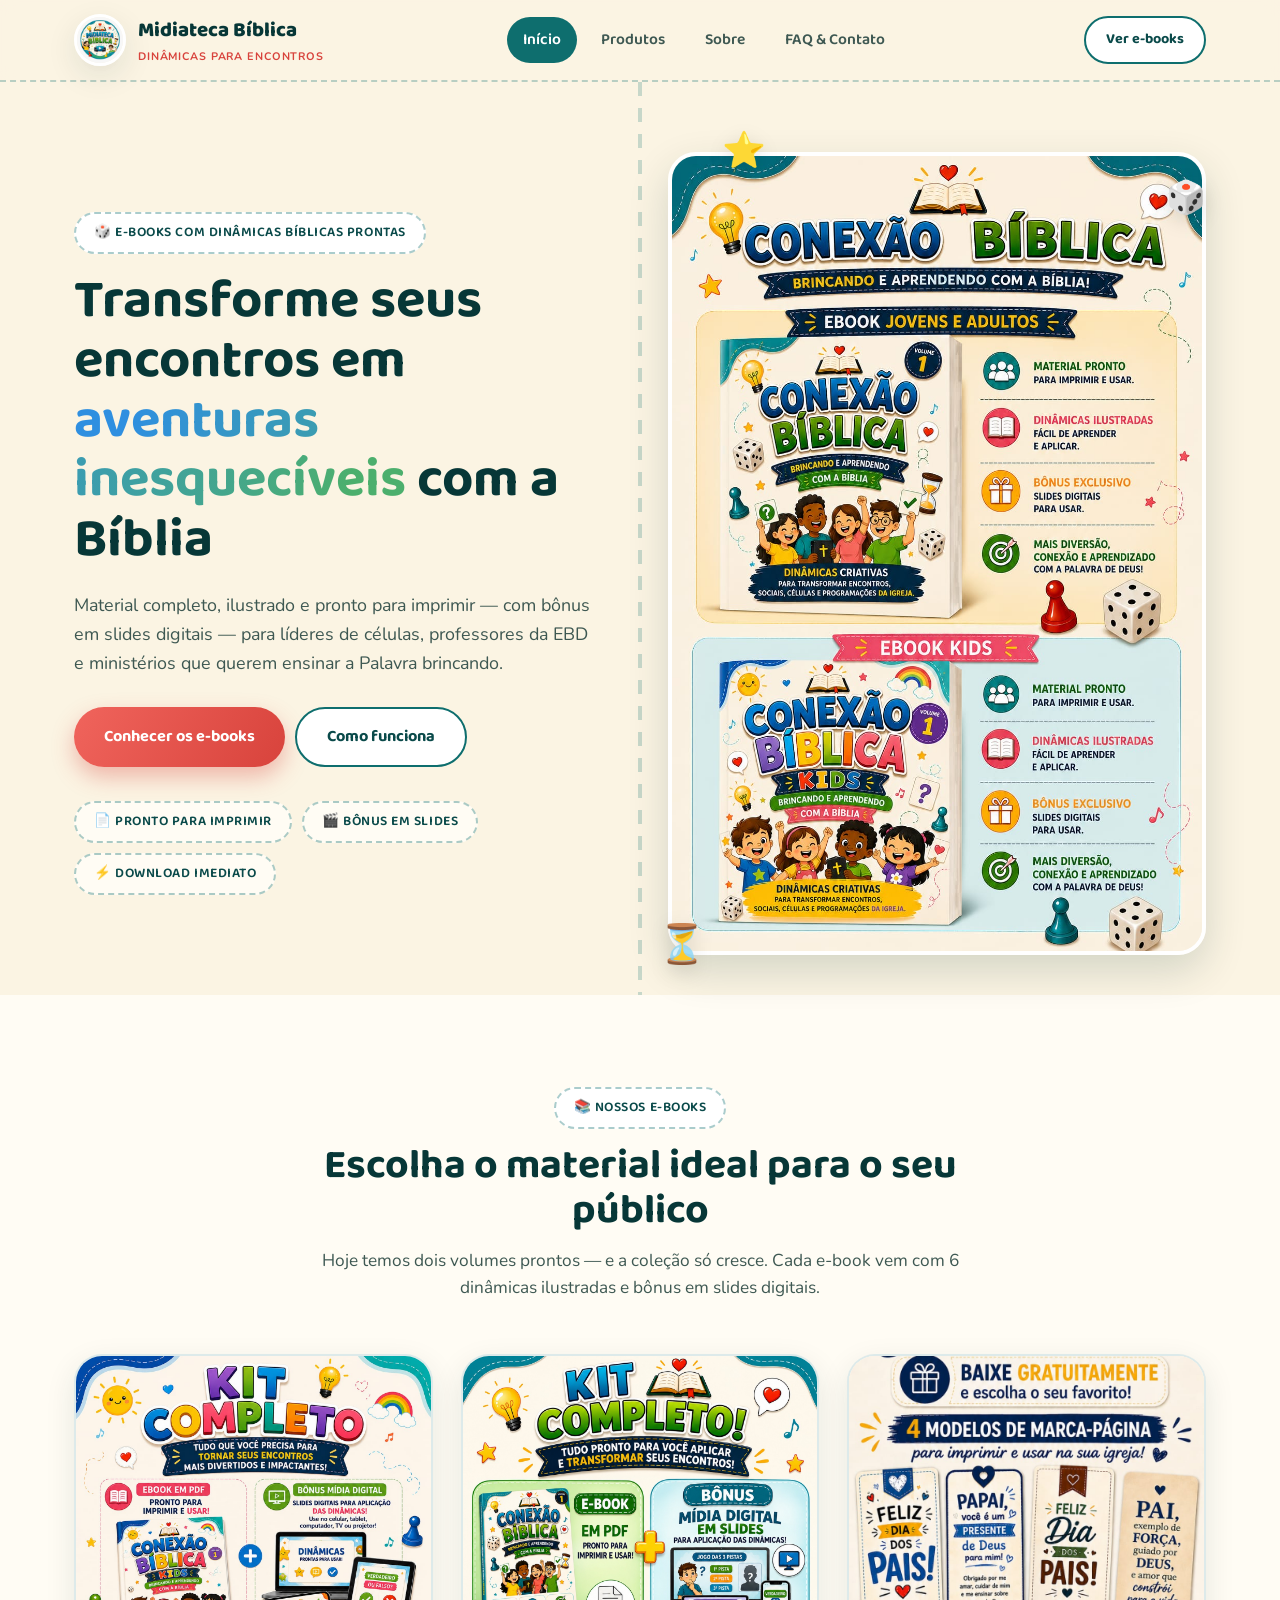
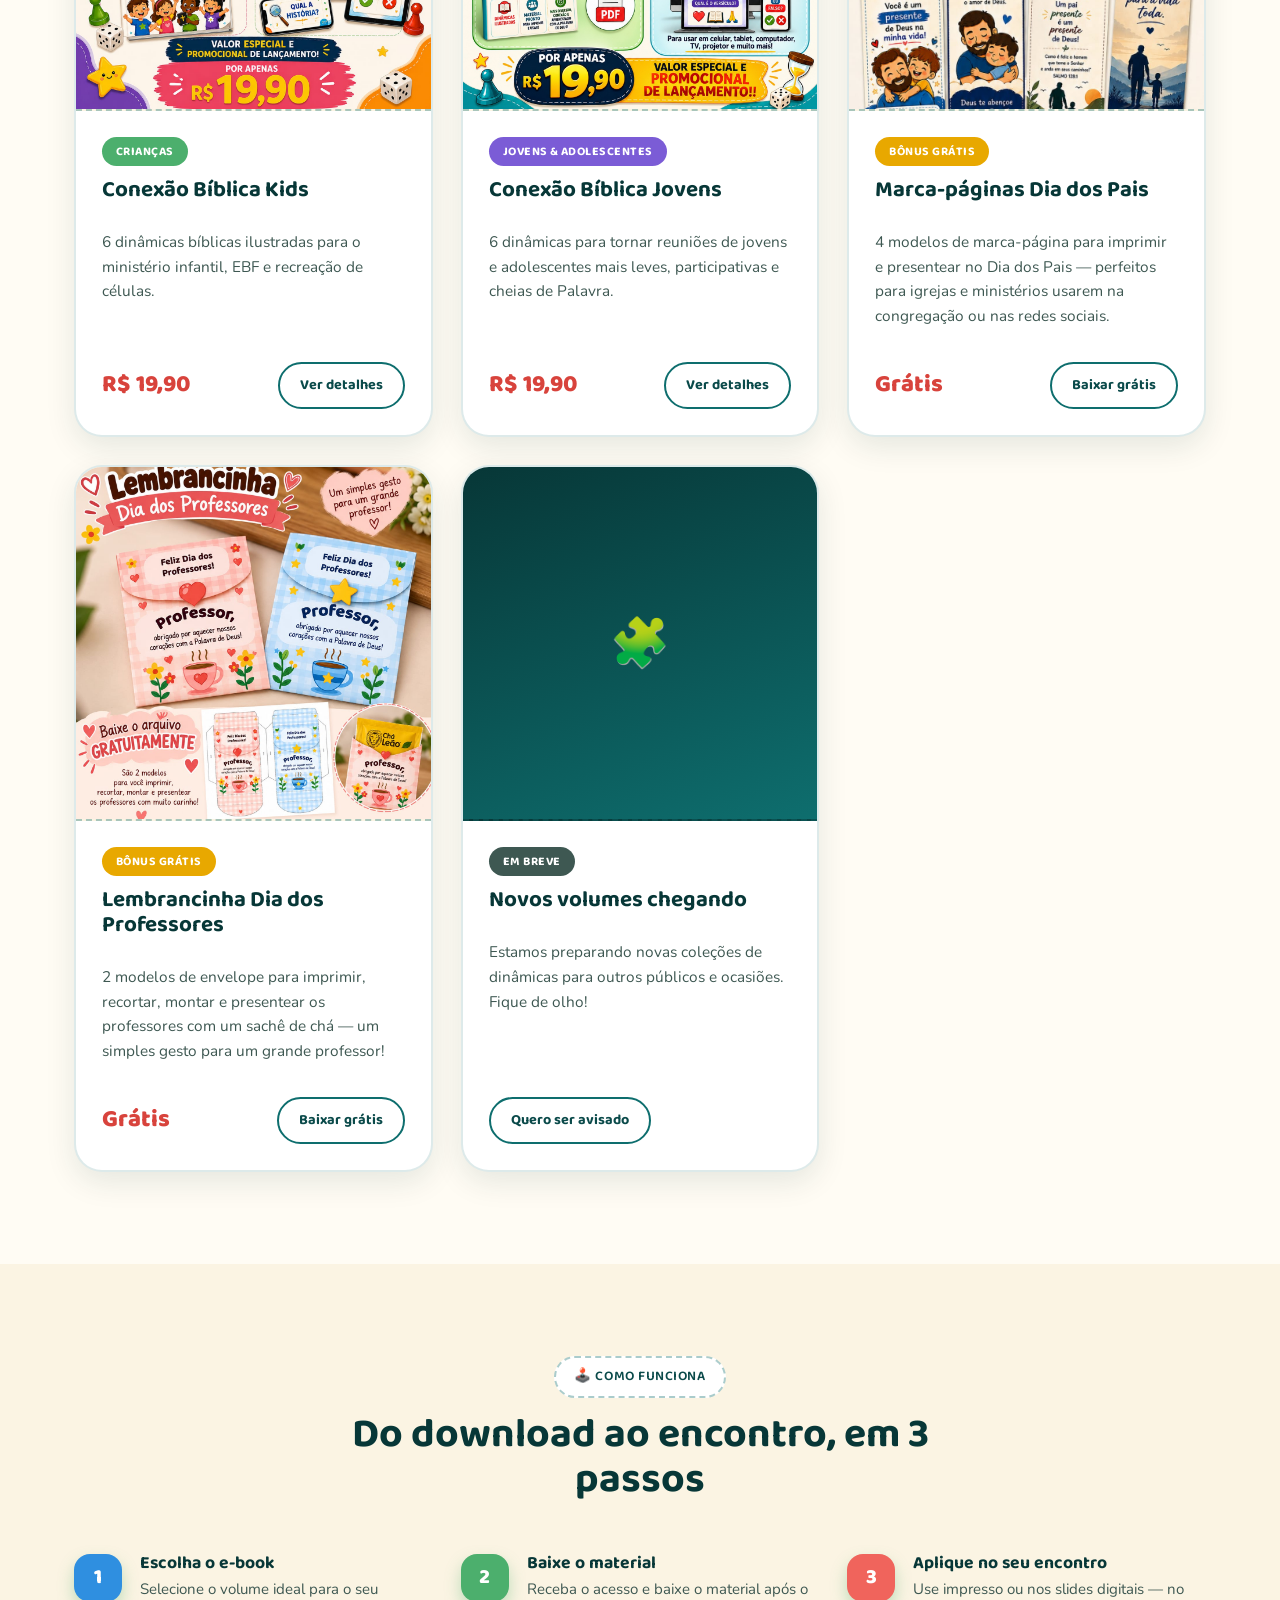
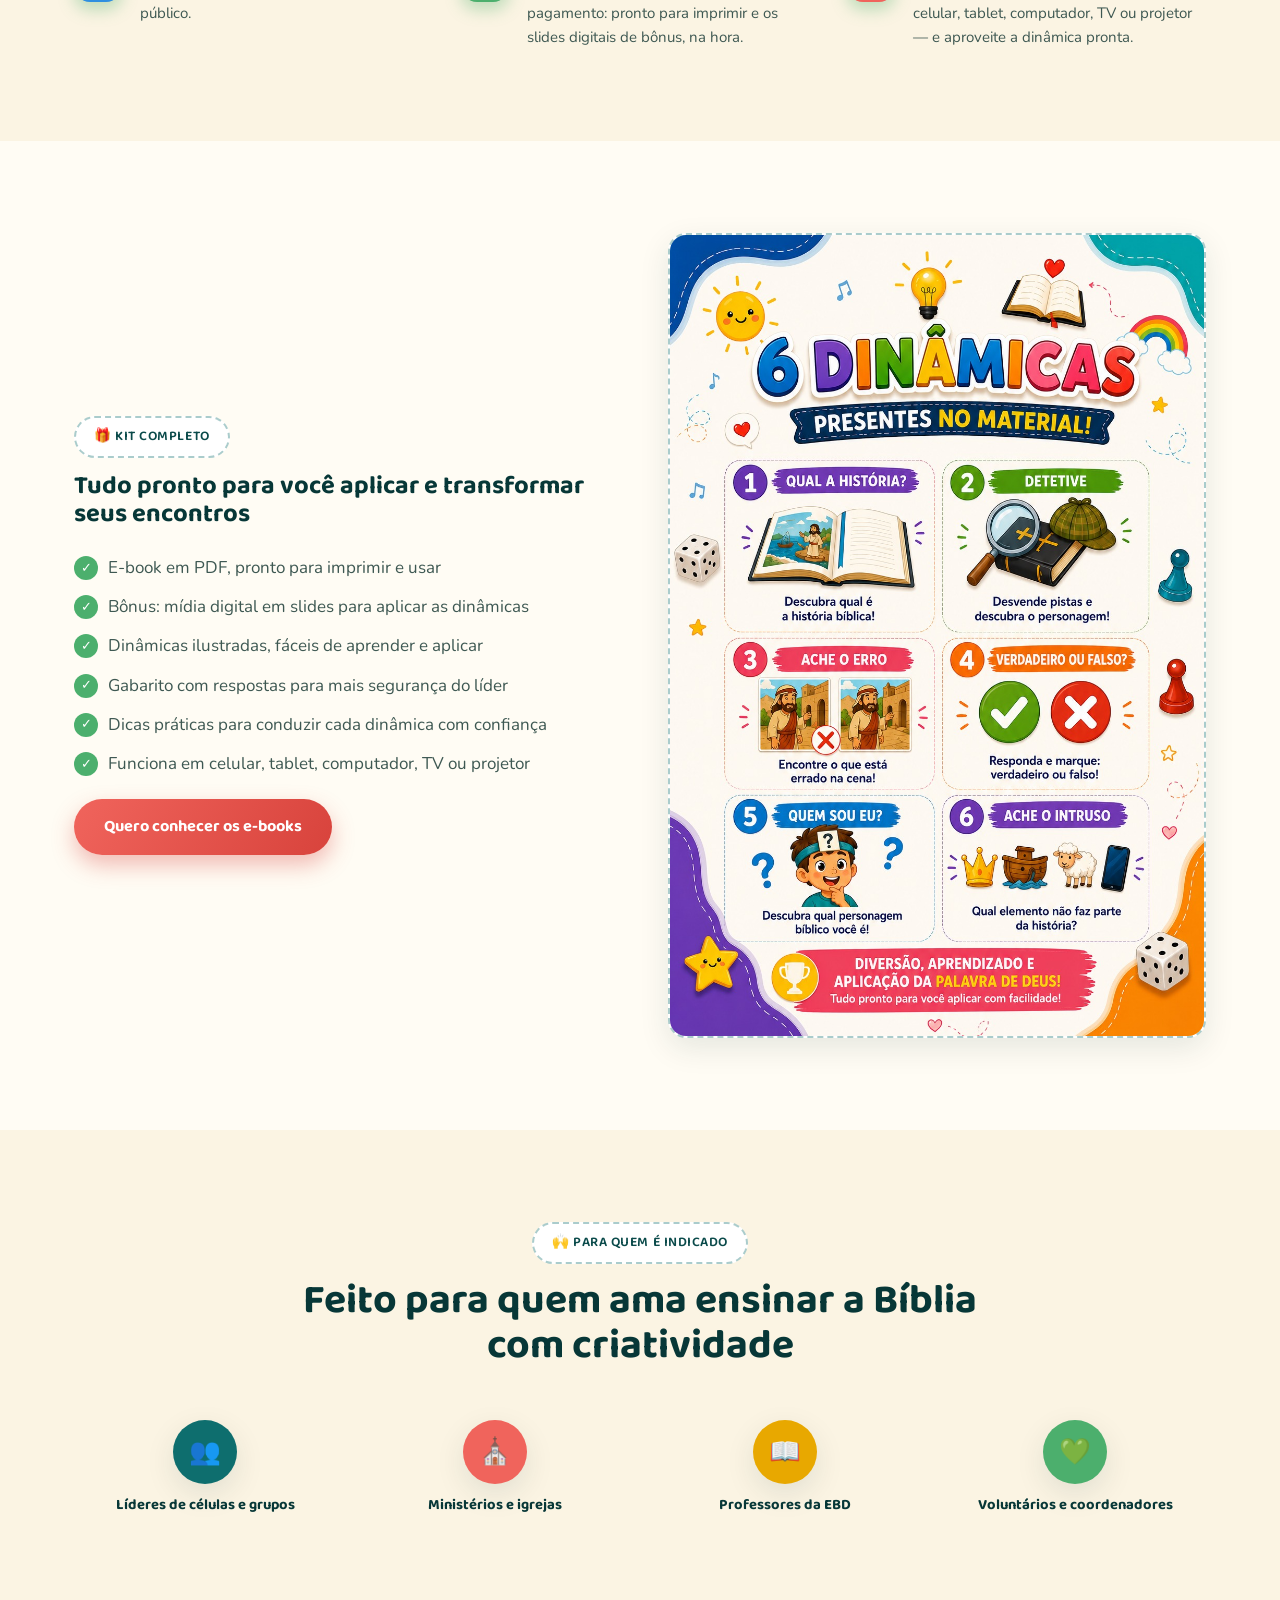
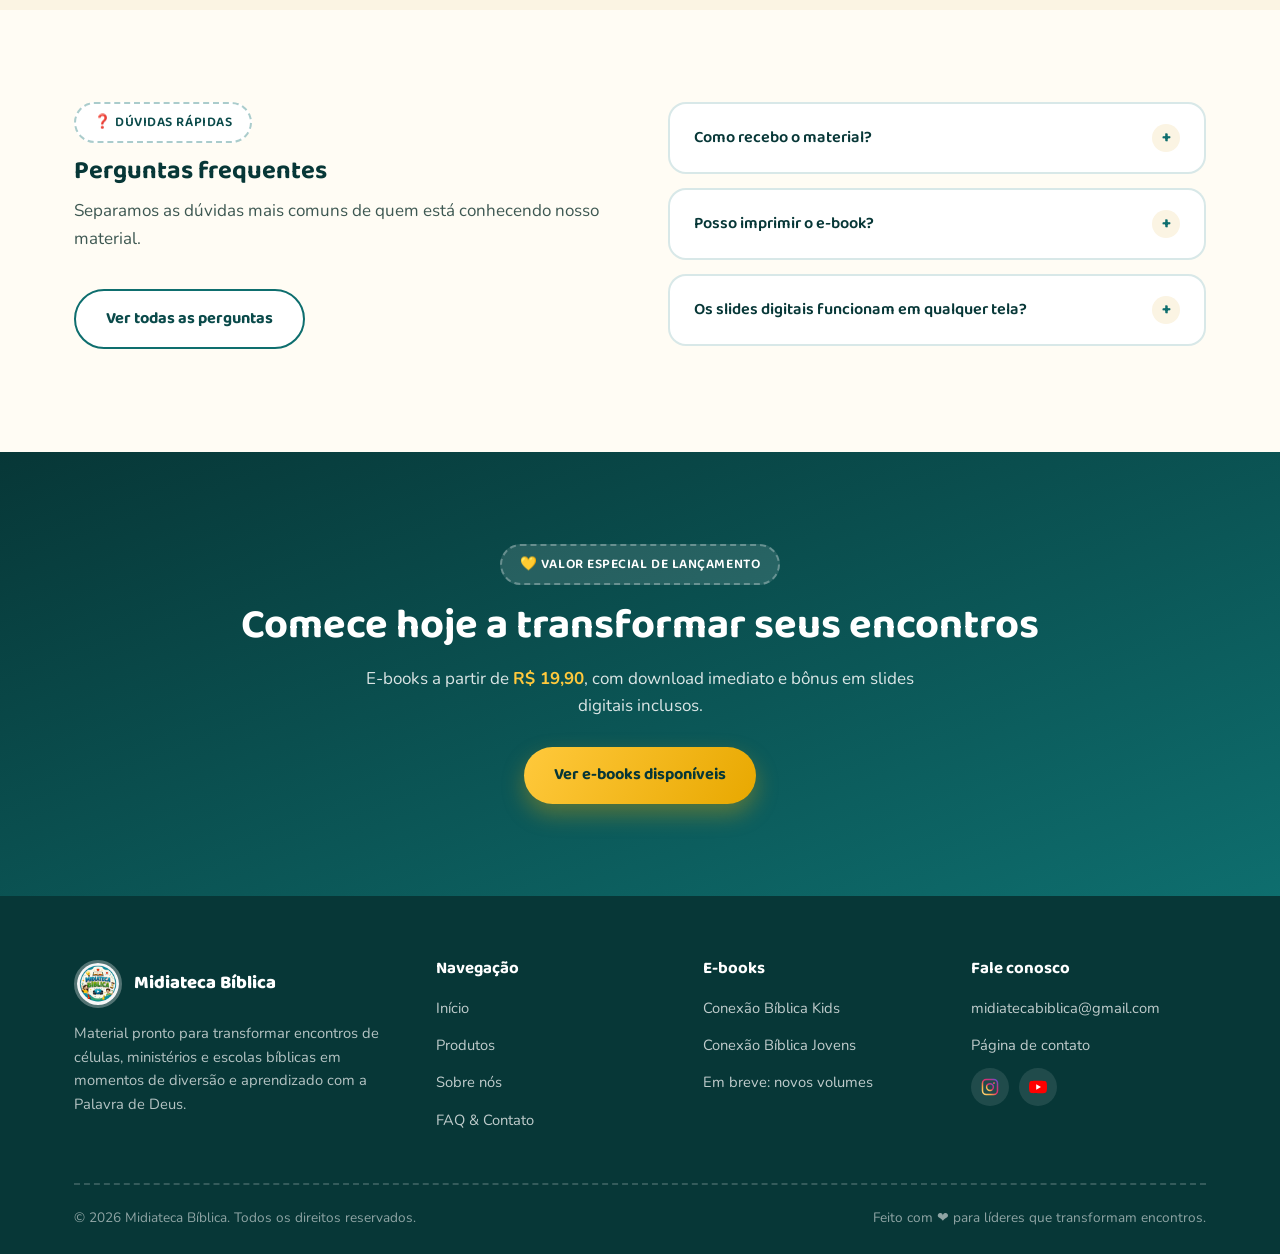
<file: index.html>
<!DOCTYPE html>
<html lang="pt-BR">

<head>
  <meta charset="UTF-8">
  <!-- Google tag (gtag.js) -->
  <script async src="https://www.googletagmanager.com/gtag/js?id=G-BV8S16THT3"></script>
  <script>
    window.dataLayer = window.dataLayer || [];
    function gtag(){dataLayer.push(arguments);}
    gtag('js', new Date());

    gtag('config', 'G-BV8S16THT3');
  </script>
  <meta name="viewport" content="width=device-width, initial-scale=1.0">
  <title>Midiateca Bíblica — E-books de dinâmicas bíblicas para encontros inesquecíveis</title>
  <meta name="description"
    content="E-books prontos para imprimir com dinâmicas bíblicas para crianças, adolescentes e jovens. Inclui bônus em slides digitais para aplicar em qualquer tela.">
  <link rel="icon" href="assets/logo.jpeg">
  <link rel="stylesheet" href="css/style.css">
</head>

<body>

  <!-- ===================== HEADER ===================== -->
  <header class="site-header">
    <div class="container">
      <a href="index.html" class="brand">
        <img src="assets/logo.jpeg" alt="Logo Midiateca Bíblica">
        <span>Midiateca Bíblica<span class="sub">Dinâmicas para encontros</span></span>
      </a>
      <nav class="main-nav">
        <a href="index.html">Início</a>
        <a href="produtos.html">Produtos</a>
        <a href="sobre.html">Sobre</a>
        <a href="contato.html">FAQ &amp; Contato</a>
      </nav>
      <div class="header-actions">
        <a href="produtos.html" class="btn btn-secondary btn-sm">Ver e-books</a>
        <button class="nav-toggle" aria-label="Abrir menu"><span></span></button>
      </div>
    </div>
  </header>

  <!-- ===================== HERO ===================== -->
  <section class="section board-trail" style="padding-top:70px; padding-bottom:40px;">
    <div class="container" style="position:relative; z-index:1;">
      <div class="grid grid-2" style="align-items:center; gap:56px;">
        <div>
          <span class="eyebrow">🎲 E-books com dinâmicas bíblicas prontas</span>
          <h1 style="font-size:clamp(2.2rem,4.6vw,3.4rem); margin-top:18px;">
            Transforme seus encontros em <span class="gradient-text">aventuras inesquecíveis</span> com a Bíblia
          </h1>
          <p style="font-size:1.12rem; color:var(--ink-soft); margin-top:20px; max-width:520px;">
            Material completo, ilustrado e pronto para imprimir — com bônus em slides digitais —
            para líderes de células, professores da EBD e ministérios que querem ensinar a Palavra brincando.
          </p>
          <div class="pill-row" style="margin-top:30px;">
            <a href="produtos.html" class="btn btn-primary">Conhecer os e-books</a>
            <a href="sobre.html" class="btn btn-secondary">Como funciona</a>
          </div>
          <div class="pill-row" style="margin-top:34px;">
            <span class="eyebrow" style="background:var(--cream-2);">📄 Pronto para imprimir</span>
            <span class="eyebrow" style="background:var(--cream-2);">🎬 Bônus em slides</span>
            <span class="eyebrow" style="background:var(--cream-2);">⚡ Download imediato</span>
          </div>
        </div>
        <div style="position:relative;">
          <div class="deco-icon" style="top:-30px; left:10%; font-size:2.2rem; animation-delay:.2s;">⭐</div>
          <div class="deco-icon" style="top:20px; right:0; font-size:2rem; animation-delay:1s;">🎲</div>
          <div class="deco-icon" style="bottom:-20px; left:-10px; font-size:2.4rem; animation-delay:1.6s;">⏳</div>
          <img src="assets/hero-principal.jpeg" alt="Conexão Bíblica — e-books Kids e Jovens/Adultos"
            style="border-radius:var(--radius-lg); box-shadow:var(--shadow-pop); border:4px solid #fff;">
        </div>
      </div>
    </div>
  </section>

  <!-- ===================== PRODUTOS EM DESTAQUE ===================== -->
  <section class="section section-alt" id="produtos">
    <div class="container">
      <div class="section-head">
        <span class="eyebrow">📚 Nossos e-books</span>
        <h2>Escolha o material ideal para o seu público</h2>
        <p>Hoje temos dois volumes prontos — e a coleção só cresce. Cada e-book vem com 6 dinâmicas ilustradas e bônus
          em slides digitais.</p>
      </div>

      <div class="grid grid-3">
        <div class="product-card">
          <div class="thumb"><img src="assets/produto-kids-capa.jpeg" alt="Conexão Bíblica Kids"></div>
          <div class="body">
            <span class="tag tag-kids">Crianças</span>
            <h3>Conexão Bíblica Kids</h3>
            <p>6 dinâmicas bíblicas ilustradas para o ministério infantil, EBF e recreação de células.</p>
            <div class="price-row">
              <span class="price">R$ 19,90</span>
              <a href="produto-kids.html" class="btn btn-secondary btn-sm">Ver detalhes</a>
            </div>
          </div>
        </div>

        <div class="product-card">
          <div class="thumb"><img src="assets/kit-adultos.jpeg" alt="Conexão Bíblica Jovens e Adolescentes"></div>
          <div class="body">
            <span class="tag tag-teens">Jovens &amp; adolescentes</span>
            <h3>Conexão Bíblica Jovens</h3>
            <p>6 dinâmicas para tornar reuniões de jovens e adolescentes mais leves, participativas e cheias de Palavra.
            </p>
            <div class="price-row">
              <span class="price">R$ 19,90</span>
              <a href="produto-jovens.html" class="btn btn-secondary btn-sm">Ver detalhes</a>
            </div>
          </div>
        </div>

        <div class="product-card">
          <div class="thumb"><img src="assets/marca-pagina-dia-dos-pais.jpeg" alt="Marca-páginas Dia dos Pais"></div>
          <div class="body">
            <span class="tag tag-gratis">Bônus grátis</span>
            <h3>Marca-páginas Dia dos Pais</h3>
            <p>4 modelos de marca-página para imprimir e presentear no Dia dos Pais — perfeitos para igrejas e ministérios usarem na congregação ou nas redes sociais.</p>
            <div class="price-row">
              <span class="price">Grátis</span>
              <a href="https://drive.google.com/drive/folders/1cLWD0ONKKsrBPFDfMUcojtXtcBb7f_dY?usp=sharing" class="btn btn-secondary btn-sm" target="_blank" rel="noopener">Baixar grátis</a>
            </div>
          </div>
        </div>

        <div class="product-card">
          <div class="thumb"><img src="assets/lembrancinha-dia-dos-professores.jpeg" alt="Lembrancinha Dia dos Professores"></div>
          <div class="body">
            <span class="tag tag-gratis">Bônus grátis</span>
            <h3>Lembrancinha Dia dos Professores</h3>
            <p>2 modelos de envelope para imprimir, recortar, montar e presentear os professores com um sachê de chá — um simples gesto para um grande professor!</p>
            <div class="price-row">
              <span class="price">Grátis</span>
              <a href="https://1drv.ms/f/c/594ef01010fa3448/IgDiJ4_cQy2DRpFnuVLV3ERuAWY0tj5bBqKTWRRCYAKIVW8" class="btn btn-secondary btn-sm" target="_blank" rel="noopener">Baixar grátis</a>
            </div>
          </div>
        </div>

        <div class="product-card" style="justify-content:center;">
          <div class="thumb"
            style="display:flex; align-items:center; justify-content:center; background:linear-gradient(160deg,var(--teal-deep),var(--teal));">
            <span style="font-size:3rem;">🧩</span>
          </div>
          <div class="body">
            <span class="tag tag-soon">Em breve</span>
            <h3>Novos volumes chegando</h3>
            <p>Estamos preparando novas coleções de dinâmicas para outros públicos e ocasiões. Fique de olho!</p>
            <div class="price-row">
              <a href="contato.html" class="btn btn-secondary btn-sm">Quero ser avisado</a>
            </div>
          </div>
        </div>
      </div>
    </div>
  </section>

  <!-- ===================== COMO FUNCIONA ===================== -->
  <section class="section">
    <div class="container">
      <div class="section-head">
        <span class="eyebrow">🕹️ Como funciona</span>
        <h2>Do download ao encontro, em 3 passos</h2>
      </div>
      <div class="grid grid-3">
        <div class="step">
          <div class="step-num" style="background:var(--blue);">1</div>
          <div>
            <h4>Escolha o e-book</h4>
            <p>Selecione o volume ideal para o seu público.</p>
          </div>
        </div>
        <div class="step">
          <div class="step-num" style="background:var(--green);">2</div>
          <div>
            <h4>Baixe o material</h4>
            <p>Receba o acesso e baixe o material após o pagamento: pronto para imprimir e os slides digitais de bônus,
              na hora.</p>
          </div>
        </div>
        <div class="step">
          <div class="step-num" style="background:var(--coral);">3</div>
          <div>
            <h4>Aplique no seu encontro</h4>
            <p>Use impresso ou nos slides digitais — no celular, tablet, computador, TV ou projetor — e aproveite a
              dinâmica pronta.</p>
          </div>
        </div>
      </div>
    </div>
  </section>

  <!-- ===================== O QUE VOCÊ RECEBE ===================== -->
  <section class="section section-alt">
    <div class="container">
      <div class="grid grid-2" style="align-items:center; gap:56px;">
        <div>
          <span class="eyebrow">🎁 Kit completo</span>
          <h2 style="margin-top:14px;">Tudo pronto para você aplicar e transformar seus encontros</h2>
          <ul class="check-list" style="margin-top:26px;">
            <li>E-book em PDF, pronto para imprimir e usar</li>
            <li>Bônus: mídia digital em slides para aplicar as dinâmicas</li>
            <li>Dinâmicas ilustradas, fáceis de aprender e aplicar</li>
            <li>Gabarito com respostas para mais segurança do líder</li>
            <li>Dicas práticas para conduzir cada dinâmica com confiança</li>
            <li>Funciona em celular, tablet, computador, TV ou projetor</li>
          </ul>
          <a href="produtos.html" class="btn btn-primary" style="margin-top:10px;">Quero conhecer os e-books</a>
        </div>
        <div class="card" style="padding:0; overflow:hidden;">
          <img src="assets/dinamicas-kids.jpeg" alt="Exemplos de dinâmicas bíblicas ilustradas">
        </div>
      </div>
    </div>
  </section>

  <!-- ===================== PARA QUEM É ===================== -->
  <section class="section">
    <div class="container">
      <div class="section-head">
        <span class="eyebrow">🙌 Para quem é indicado</span>
        <h2>Feito para quem ama ensinar a Bíblia com criatividade</h2>
      </div>
      <div class="grid grid-4">
        <div class="audience-pill">
          <div class="ico" style="background:var(--teal);">👥</div>
          <span>Líderes de células e grupos</span>
        </div>
        <div class="audience-pill">
          <div class="ico" style="background:var(--coral);">⛪</div>
          <span>Ministérios e igrejas</span>
        </div>
        <div class="audience-pill">
          <div class="ico" style="background:var(--yellow-dark);">📖</div>
          <span>Professores da EBD</span>
        </div>
        <div class="audience-pill">
          <div class="ico" style="background:var(--green);">💚</div>
          <span>Voluntários e coordenadores</span>
        </div>
      </div>
    </div>
  </section>

  <!-- ===================== FAQ RESUMO ===================== -->
  <section class="section section-alt">
    <div class="container">
      <div class="grid grid-2" style="gap:56px;">
        <div>
          <span class="eyebrow">❓ Dúvidas rápidas</span>
          <h2 style="margin-top:14px;">Perguntas frequentes</h2>
          <p style="color:var(--ink-soft); margin-top:12px;">Separamos as dúvidas mais comuns de quem está conhecendo
            nosso material.</p>
          <a href="contato.html" class="btn btn-secondary" style="margin-top:20px;">Ver todas as perguntas</a>
        </div>
        <div class="faq-list">
          <div class="faq-item">
            <button class="faq-q">Como recebo o material? <span class="icon">+</span></button>
            <div class="faq-a">
              <p>O acesso é liberado por download imediato após a confirmação do pagamento, direto no seu e-mail.</p>
            </div>
          </div>
          <div class="faq-item">
            <button class="faq-q">Posso imprimir o e-book? <span class="icon">+</span></button>
            <div class="faq-a">
              <p>Sim! O e-book já é formatado em PDF, pronto para imprimir e usar nos seus encontros.</p>
            </div>
          </div>
          <div class="faq-item">
            <button class="faq-q">Os slides digitais funcionam em qualquer tela? <span class="icon">+</span></button>
            <div class="faq-a">
              <p>Sim, os slides bônus foram pensados para uso em celular, tablet, computador, TV ou projetor.</p>
            </div>
          </div>
        </div>
      </div>
    </div>
  </section>

  <!-- ===================== CTA FINAL ===================== -->
  <section class="section-teal section" style="text-align:center;">
    <div class="container">
      <span class="eyebrow"
        style="background:rgba(255,255,255,0.12); border-color:rgba(255,255,255,0.3); color:#fff;">💛 Valor especial de
        lançamento</span>
      <h2 style="margin-top:18px; font-size:clamp(1.8rem,3.6vw,2.6rem);">Comece hoje a transformar seus encontros</h2>
      <p style="color:rgba(255,255,255,0.85); max-width:560px; margin:16px auto 0;">
        E-books a partir de <strong style="color:var(--yellow);">R$ 19,90</strong>, com download imediato e bônus em
        slides digitais inclusos.
      </p>
      <a href="produtos.html" class="btn btn-yellow" style="margin-top:28px;">Ver e-books disponíveis</a>
    </div>
  </section>

  <!-- ===================== FOOTER ===================== -->
  <footer class="site-footer">
    <div class="container">
      <div class="footer-grid">
        <div>
          <div class="footer-brand">
            <img src="assets/logo.jpeg" alt="Logo Midiateca Bíblica">
            <span>Midiateca Bíblica</span>
          </div>
          <p>Material pronto para transformar encontros de células, ministérios e escolas bíblicas em momentos de
            diversão e aprendizado com a Palavra de Deus.</p>
        </div>
        <div>
          <h4>Navegação</h4>
          <ul>
            <li><a href="index.html">Início</a></li>
            <li><a href="produtos.html">Produtos</a></li>
            <li><a href="sobre.html">Sobre nós</a></li>
            <li><a href="contato.html">FAQ &amp; Contato</a></li>
          </ul>
        </div>
        <div>
          <h4>E-books</h4>
          <ul>
            <li><a href="produto-kids.html">Conexão Bíblica Kids</a></li>
            <li><a href="produto-jovens.html">Conexão Bíblica Jovens</a></li>
            <li><a href="produtos.html">Em breve: novos volumes</a></li>
          </ul>
        </div>
        <div>
          <h4>Fale conosco</h4>
          <ul>
            <li><a href="mailto:midiatecabiblica@gmail.com">midiatecabiblica@gmail.com</a></li>
            <li><a href="contato.html">Página de contato</a></li>
          </ul>
          <div class="footer-socials">
            <a href="https://www.instagram.com/midiateca.biblica?igsh=MTBhaXB1ZW1mcDVjOA==" aria-label="Instagram"
              target="_blank" rel="noopener"><svg viewBox="0 0 24 24" fill="none" xmlns="http://www.w3.org/2000/svg" aria-hidden="true"><defs><linearGradient id="igGradient" x1="0%" y1="100%" x2="100%" y2="0%"><stop offset="0%" stop-color="#FFDC80"/><stop offset="25%" stop-color="#FCAF45"/><stop offset="50%" stop-color="#E1306C"/><stop offset="75%" stop-color="#C13584"/><stop offset="100%" stop-color="#5851DB"/></linearGradient></defs><rect x="2" y="2" width="20" height="20" rx="5" stroke="url(#igGradient)" stroke-width="2"/><circle cx="12" cy="12" r="4.5" stroke="url(#igGradient)" stroke-width="2"/><circle cx="17.5" cy="6.5" r="1.2" fill="url(#igGradient)"/></svg></a>
            <a href="https://youtube.com/@midiatecabiblica?si=0OjZ3dxns0B9lJnH" aria-label="YouTube" target="_blank"
              rel="noopener"><svg viewBox="0 0 24 24" xmlns="http://www.w3.org/2000/svg" aria-hidden="true"><path fill="#FF0000" d="M23.5 6.2c-.3-1.1-1.1-1.9-2.2-2.2C19.3 3.5 12 3.5 12 3.5s-7.3 0-9.3.5c-1.1.3-1.9 1.1-2.2 2.2C0 8.2 0 12 0 12s0 3.8.5 5.8c.3 1.1 1.1 1.9 2.2 2.2 2 .5 9.3.5 9.3.5s7.3 0 9.3-.5c1.1-.3 1.9-1.1 2.2-2.2.5-2 .5-5.8.5-5.8s0-3.8-.5-5.8z"/><path fill="#fff" d="M9.6 15.6V8.4l6.4 3.6-6.4 3.6z"/></svg></a>
          </div>
        </div>
      </div>
      <div class="footer-bottom">
        <span>© 2026 Midiateca Bíblica. Todos os direitos reservados.</span>
        <span>Feito com ❤ para líderes que transformam encontros.</span>
      </div>
    </div>
  </footer>

  <script src="js/main.js"></script>
</body>

</html>
</file>
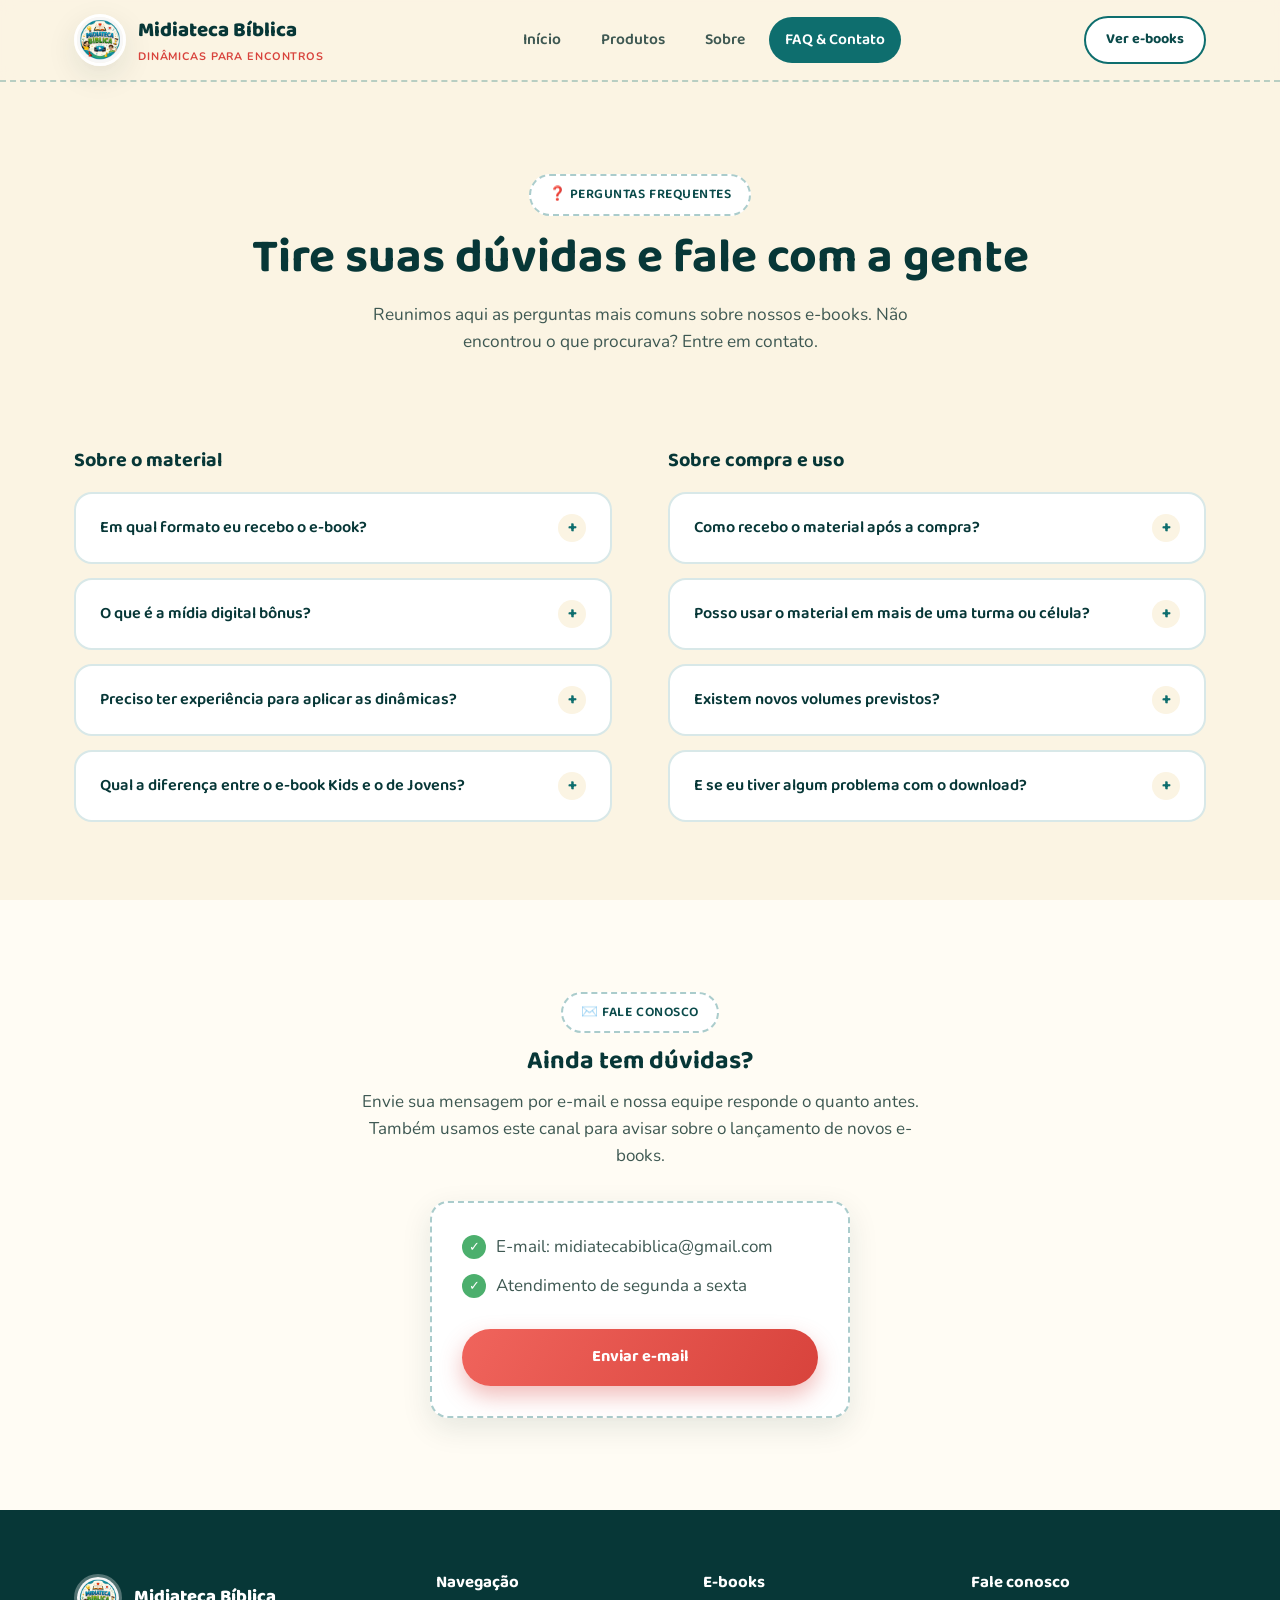
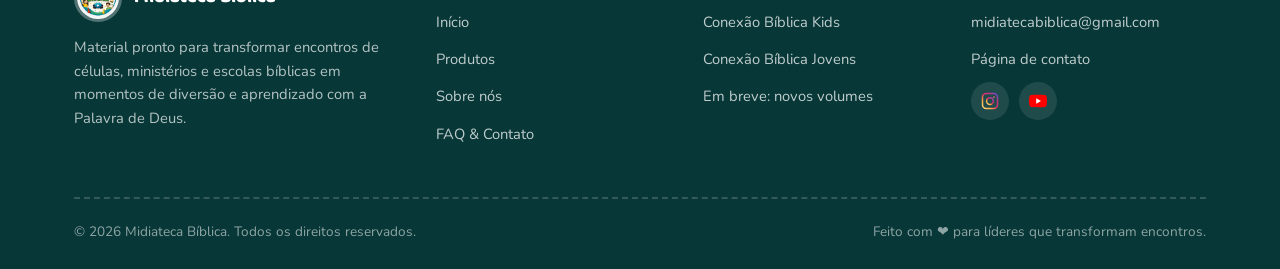
<file: contato.html>
<!DOCTYPE html>
<html lang="pt-BR">
<head>
<meta charset="UTF-8">
<!-- Google tag (gtag.js) -->
<script async src="https://www.googletagmanager.com/gtag/js?id=G-BV8S16THT3"></script>
<script>
  window.dataLayer = window.dataLayer || [];
  function gtag(){dataLayer.push(arguments);}
  gtag('js', new Date());

  gtag('config', 'G-BV8S16THT3');
</script>
<meta name="viewport" content="width=device-width, initial-scale=1.0">
<title>FAQ & Contato — Midiateca Bíblica</title>
<meta name="description" content="Tire suas dúvidas sobre os e-books da Midiateca Bíblica e fale com a gente.">
<link rel="icon" href="assets/logo.jpeg">
<link rel="stylesheet" href="css/style.css">
</head>
<body>

<header class="site-header">
  <div class="container">
    <a href="index.html" class="brand">
      <img src="assets/logo.jpeg" alt="Logo Midiateca Bíblica">
      <span>Midiateca Bíblica<span class="sub">Dinâmicas para encontros</span></span>
    </a>
    <nav class="main-nav">
      <a href="index.html">Início</a>
      <a href="produtos.html">Produtos</a>
      <a href="sobre.html">Sobre</a>
      <a href="contato.html">FAQ &amp; Contato</a>
    </nav>
    <div class="header-actions">
      <a href="produtos.html" class="btn btn-secondary btn-sm">Ver e-books</a>
      <button class="nav-toggle" aria-label="Abrir menu"><span></span></button>
    </div>
  </div>
</header>

<!-- ===================== HERO ===================== -->
<section class="section" style="padding-bottom:30px;">
  <div class="container text-center">
    <span class="eyebrow">❓ Perguntas frequentes</span>
    <h1 style="margin-top:16px; font-size:clamp(2rem,4vw,3rem);">Tire suas dúvidas e fale com a gente</h1>
    <p style="max-width:600px; margin:16px auto 0; color:var(--ink-soft); font-size:1.08rem;">
      Reunimos aqui as perguntas mais comuns sobre nossos e-books. Não encontrou o que procurava? Entre em contato.
    </p>
  </div>
</section>

<!-- ===================== FAQ COMPLETO ===================== -->
<section class="section-tight">
  <div class="container">
    <div class="grid grid-2" style="gap:56px; align-items:flex-start;">

      <div>
        <h3 style="margin-bottom:20px;">Sobre o material</h3>
        <div class="faq-list">
          <div class="faq-item">
            <button class="faq-q">Em qual formato eu recebo o e-book? <span class="icon">+</span></button>
            <div class="faq-a"><p>Você recebe um arquivo em PDF, já formatado e pronto para imprimir e usar nos seus encontros.</p></div>
          </div>
          <div class="faq-item">
            <button class="faq-q">O que é a mídia digital bônus? <span class="icon">+</span></button>
            <div class="faq-a"><p>São slides digitais com as dinâmicas prontas para serem aplicadas em celular, tablet, computador, TV ou projetor, sem precisar montar nada do zero.</p></div>
          </div>
          <div class="faq-item">
            <button class="faq-q">Preciso ter experiência para aplicar as dinâmicas? <span class="icon">+</span></button>
            <div class="faq-a"><p>Não. O e-book traz dicas práticas para o líder conduzir cada dinâmica com confiança, além de gabarito com as respostas.</p></div>
          </div>
          <div class="faq-item">
            <button class="faq-q">Qual a diferença entre o e-book Kids e o de Jovens? <span class="icon">+</span></button>
            <div class="faq-a"><p>Ambos trazem 6 dinâmicas ilustradas, mas o conteúdo e o nível de desafio são adaptados para cada público: crianças em um volume, adolescentes e jovens no outro.</p></div>
          </div>
        </div>
      </div>

      <div>
        <h3 style="margin-bottom:20px;">Sobre compra e uso</h3>
        <div class="faq-list">
          <div class="faq-item">
            <button class="faq-q">Como recebo o material após a compra? <span class="icon">+</span></button>
            <div class="faq-a"><p>O acesso é liberado por download imediato após a confirmação do pagamento.</p></div>
          </div>
          <div class="faq-item">
            <button class="faq-q">Posso usar o material em mais de uma turma ou célula? <span class="icon">+</span></button>
            <div class="faq-a"><p>Sim, o uso é liberado para fins pessoais e ministeriais, podendo ser aplicado em quantas turmas o seu ministério tiver.</p></div>
          </div>
          <div class="faq-item">
            <button class="faq-q">Existem novos volumes previstos? <span class="icon">+</span></button>
            <div class="faq-a"><p>Sim! Estamos preparando novos e-books de dinâmicas para outros públicos e ocasiões. Entre em contato para ser avisado dos lançamentos.</p></div>
          </div>
          <div class="faq-item">
            <button class="faq-q">E se eu tiver algum problema com o download? <span class="icon">+</span></button>
            <div class="faq-a"><p>É só falar com a gente pelo e-mail que resolvemos rapidamente.</p></div>
          </div>
        </div>
      </div>

    </div>
  </div>
</section>

<!-- ===================== CONTATO ===================== -->
<section class="section section-alt" id="contato-form">
  <div class="container text-center">
    <span class="eyebrow">✉️ Fale conosco</span>
    <h2 style="margin-top:14px;">Ainda tem dúvidas?</h2>
    <p style="color:var(--ink-soft); margin:12px auto 0; max-width:560px;">
      Envie sua mensagem por e-mail e nossa equipe responde o quanto antes. Também usamos este canal para
      avisar sobre o lançamento de novos e-books.
    </p>
    <div class="card" style="max-width:420px; margin:32px auto 0;">
      <ul class="check-list" style="text-align:left; margin:0;">
        <li>E-mail: midiatecabiblica@gmail.com</li>
        <li>Atendimento de segunda a sexta</li>
      </ul>
      <a href="mailto:midiatecabiblica@gmail.com" class="btn btn-primary btn-block" style="margin-top:18px;">Enviar e-mail</a>
    </div>
  </div>
</section>

<footer class="site-footer">
  <div class="container">
    <div class="footer-grid">
      <div>
        <div class="footer-brand">
          <img src="assets/logo.jpeg" alt="Logo Midiateca Bíblica">
          <span>Midiateca Bíblica</span>
        </div>
        <p>Material pronto para transformar encontros de células, ministérios e escolas bíblicas em momentos de diversão e aprendizado com a Palavra de Deus.</p>
      </div>
      <div>
        <h4>Navegação</h4>
        <ul>
          <li><a href="index.html">Início</a></li>
          <li><a href="produtos.html">Produtos</a></li>
          <li><a href="sobre.html">Sobre nós</a></li>
          <li><a href="contato.html">FAQ &amp; Contato</a></li>
        </ul>
      </div>
      <div>
        <h4>E-books</h4>
        <ul>
          <li><a href="produto-kids.html">Conexão Bíblica Kids</a></li>
          <li><a href="produto-jovens.html">Conexão Bíblica Jovens</a></li>
          <li><a href="produtos.html">Em breve: novos volumes</a></li>
        </ul>
      </div>
      <div>
        <h4>Fale conosco</h4>
        <ul>
          <li><a href="mailto:midiatecabiblica@gmail.com">midiatecabiblica@gmail.com</a></li>
          <li><a href="contato.html">Página de contato</a></li>
        </ul>
        <div class="footer-socials">
          <a href="https://www.instagram.com/midiateca.biblica?igsh=MTBhaXB1ZW1mcDVjOA==" aria-label="Instagram" target="_blank" rel="noopener"><svg viewBox="0 0 24 24" fill="none" xmlns="http://www.w3.org/2000/svg" aria-hidden="true"><defs><linearGradient id="igGradient" x1="0%" y1="100%" x2="100%" y2="0%"><stop offset="0%" stop-color="#FFDC80"/><stop offset="25%" stop-color="#FCAF45"/><stop offset="50%" stop-color="#E1306C"/><stop offset="75%" stop-color="#C13584"/><stop offset="100%" stop-color="#5851DB"/></linearGradient></defs><rect x="2" y="2" width="20" height="20" rx="5" stroke="url(#igGradient)" stroke-width="2"/><circle cx="12" cy="12" r="4.5" stroke="url(#igGradient)" stroke-width="2"/><circle cx="17.5" cy="6.5" r="1.2" fill="url(#igGradient)"/></svg></a>
          <a href="https://youtube.com/@midiatecabiblica?si=0OjZ3dxns0B9lJnH" aria-label="YouTube" target="_blank" rel="noopener"><svg viewBox="0 0 24 24" xmlns="http://www.w3.org/2000/svg" aria-hidden="true"><path fill="#FF0000" d="M23.5 6.2c-.3-1.1-1.1-1.9-2.2-2.2C19.3 3.5 12 3.5 12 3.5s-7.3 0-9.3.5c-1.1.3-1.9 1.1-2.2 2.2C0 8.2 0 12 0 12s0 3.8.5 5.8c.3 1.1 1.1 1.9 2.2 2.2 2 .5 9.3.5 9.3.5s7.3 0 9.3-.5c1.1-.3 1.9-1.1 2.2-2.2.5-2 .5-5.8.5-5.8s0-3.8-.5-5.8z"/><path fill="#fff" d="M9.6 15.6V8.4l6.4 3.6-6.4 3.6z"/></svg></a>
        </div>
      </div>
    </div>
    <div class="footer-bottom">
      <span>© 2026 Midiateca Bíblica. Todos os direitos reservados.</span>
      <span>Feito com ❤ para líderes que transformam encontros.</span>
    </div>
  </div>
</footer>

<script src="js/main.js"></script>
</body>
</html>
</file>
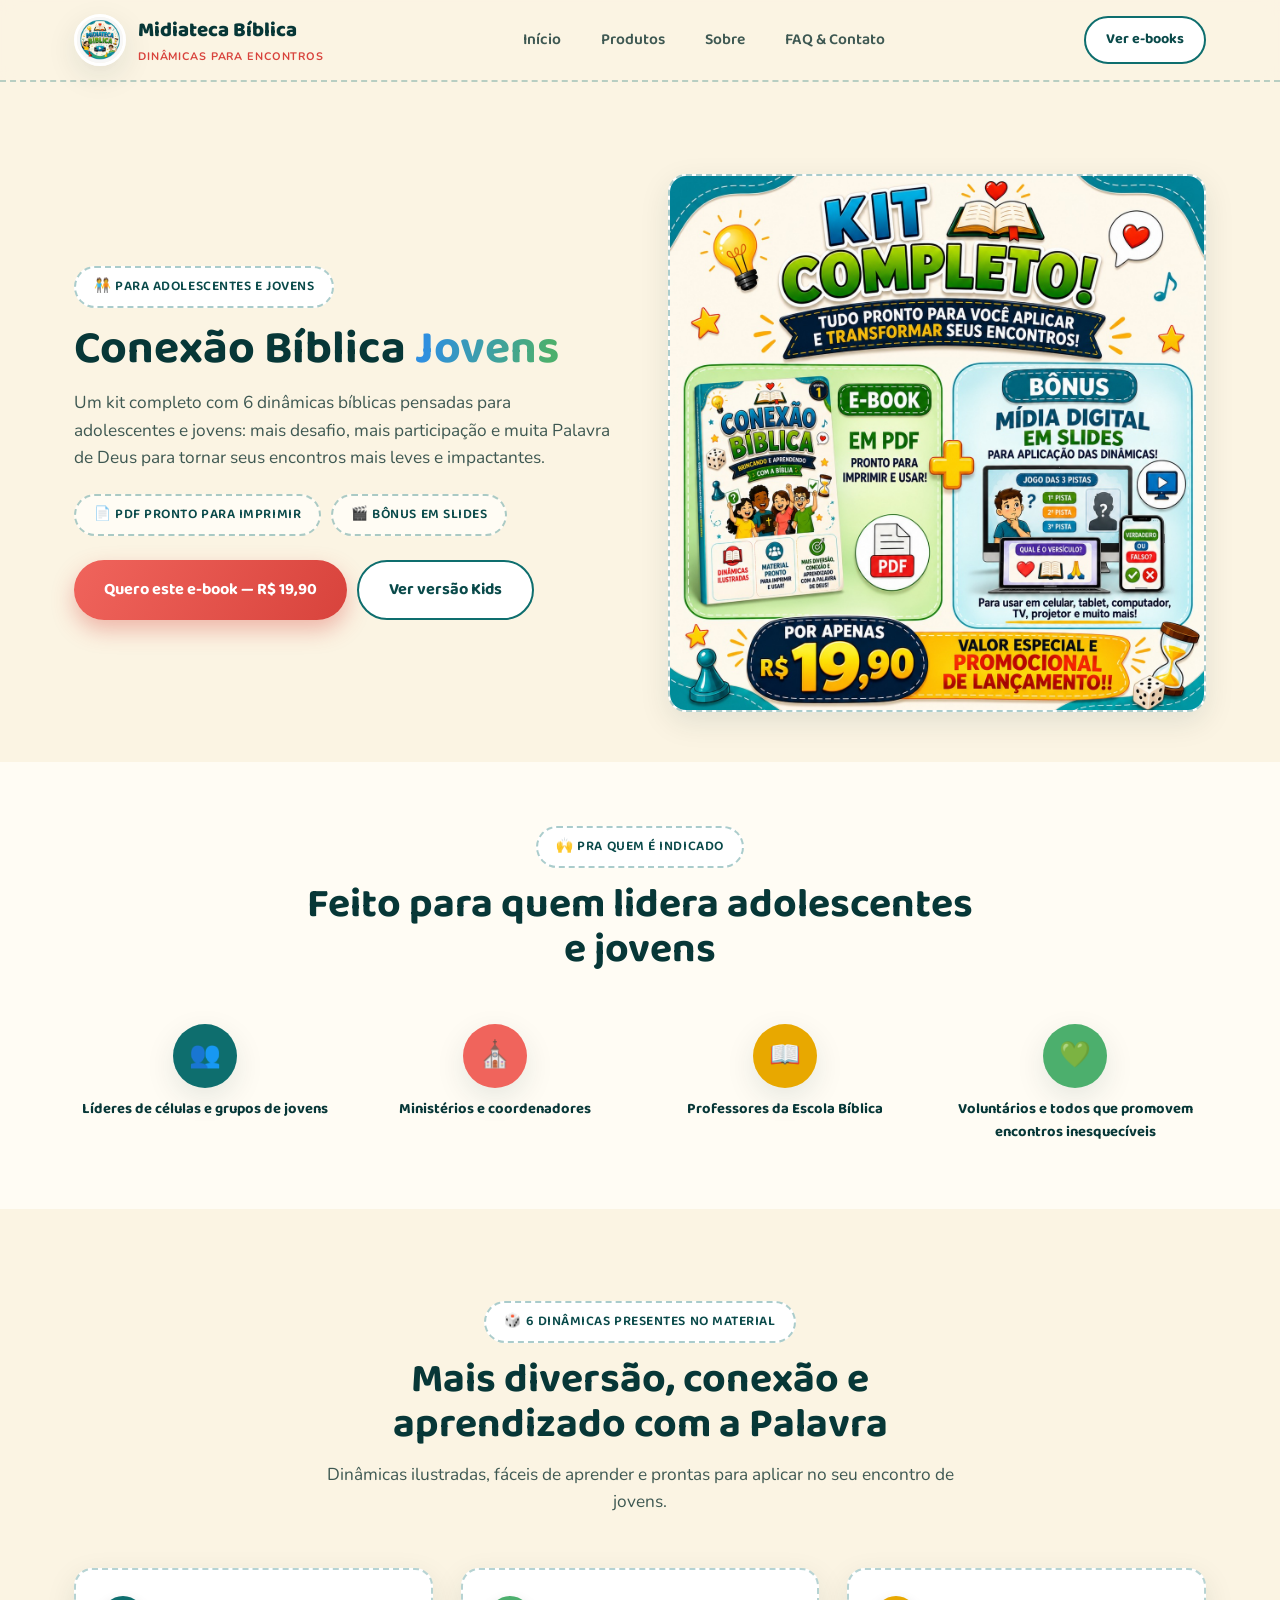
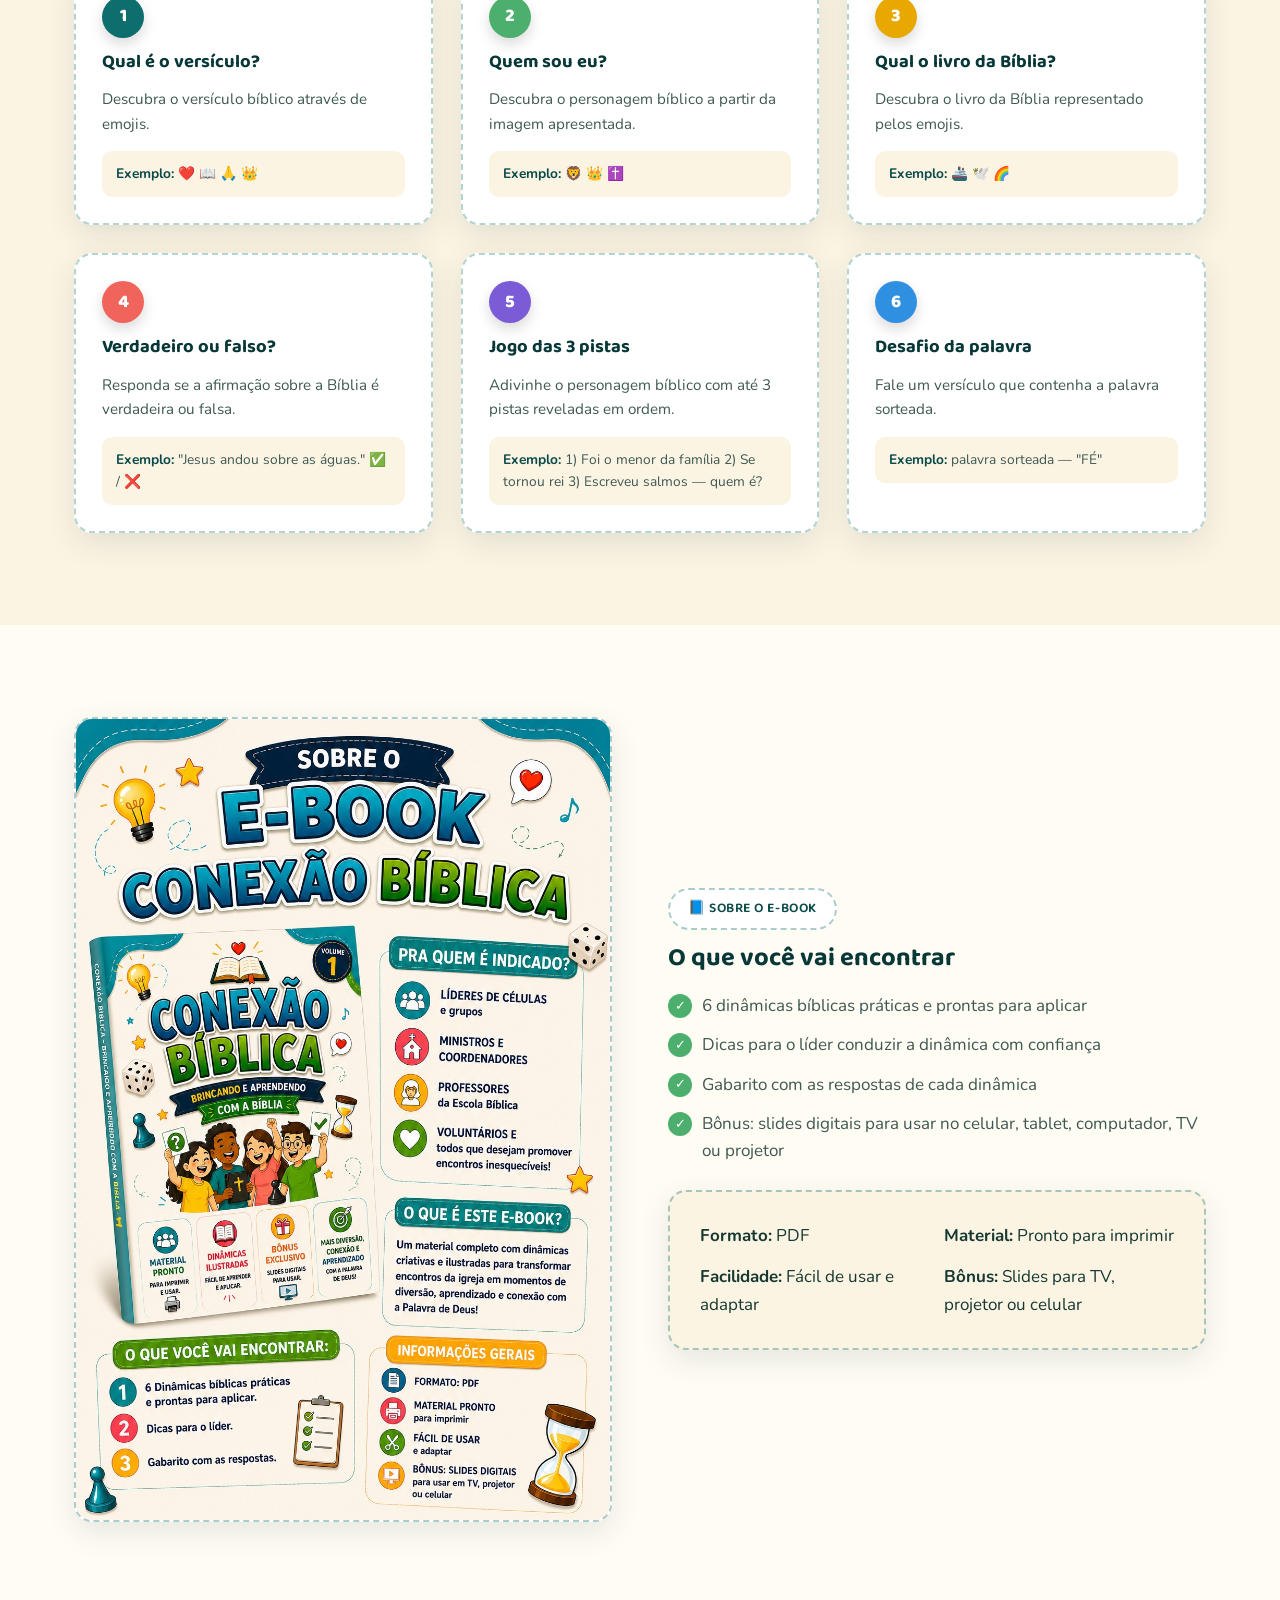
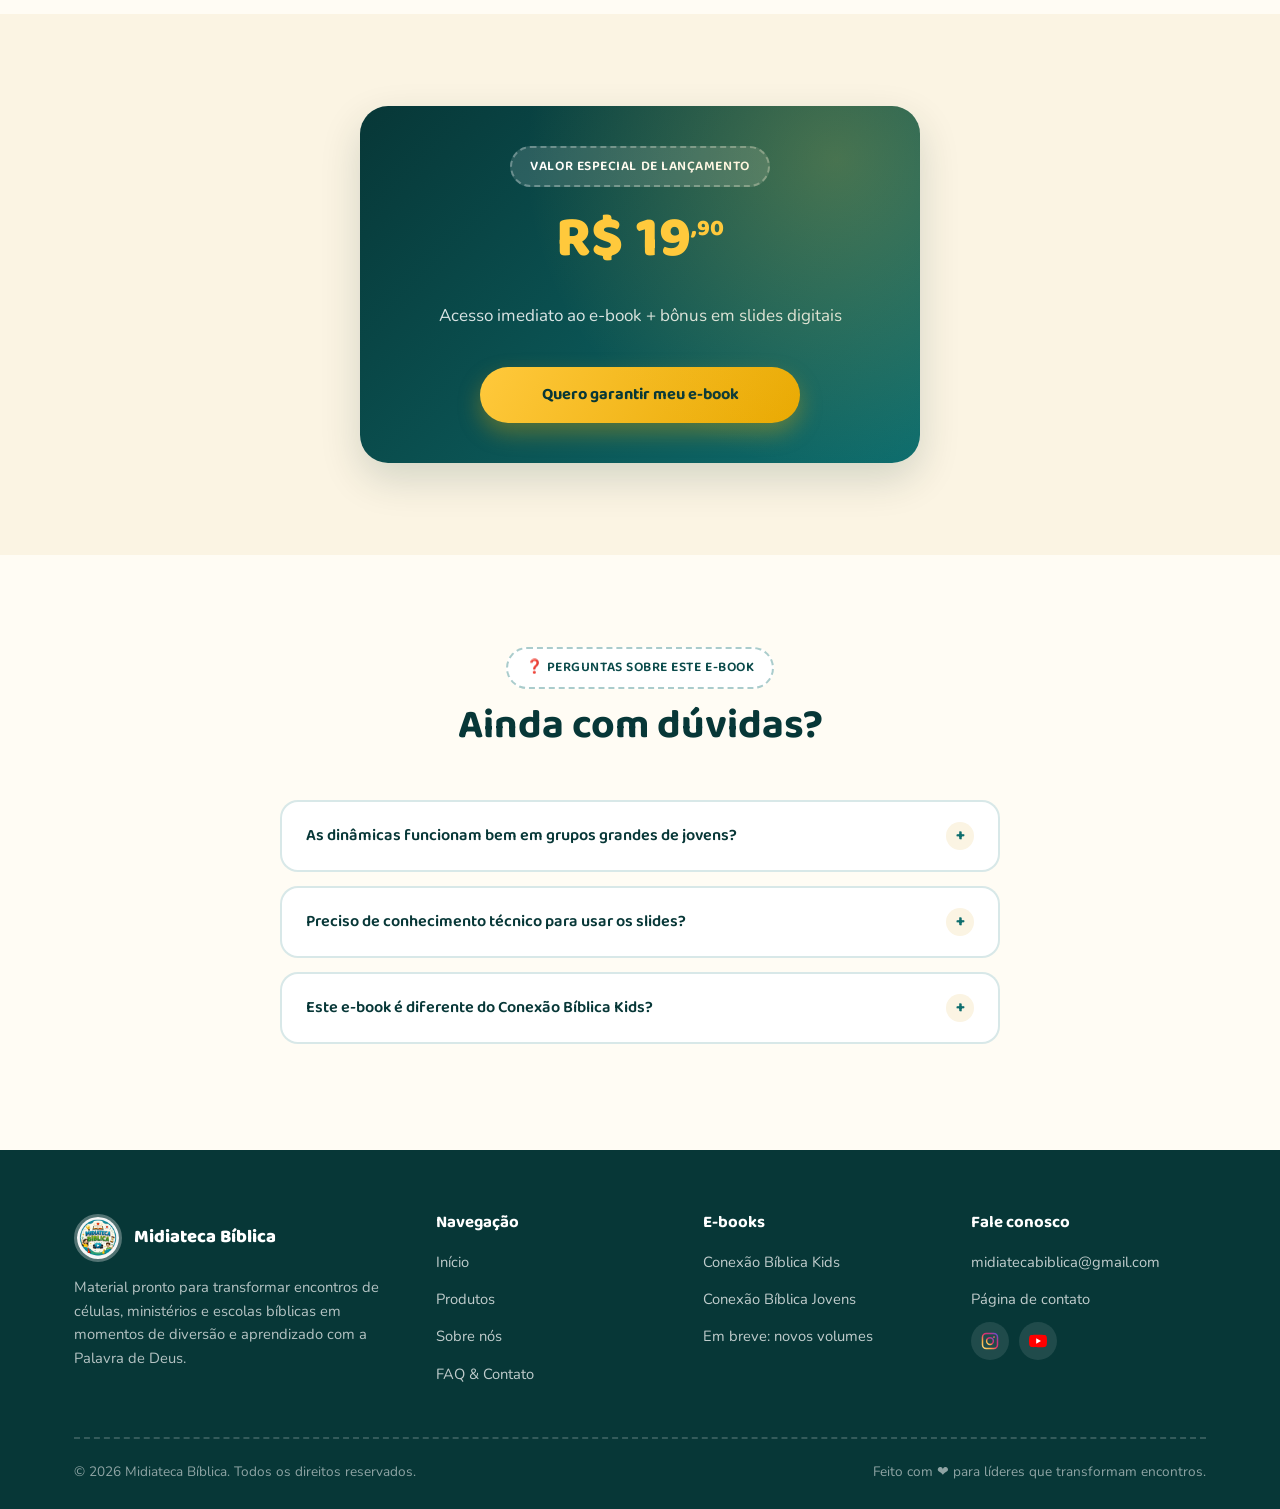
<file: produto-jovens.html>
<!DOCTYPE html>
<html lang="pt-BR">

<head>
  <meta charset="UTF-8">
  <!-- Google tag (gtag.js) -->
  <script async src="https://www.googletagmanager.com/gtag/js?id=G-BV8S16THT3"></script>
  <script>
    window.dataLayer = window.dataLayer || [];
    function gtag(){dataLayer.push(arguments);}
    gtag('js', new Date());

    gtag('config', 'G-BV8S16THT3');
  </script>
  <meta name="viewport" content="width=device-width, initial-scale=1.0">
  <title>Conexão Bíblica Jovens — E-book de dinâmicas bíblicas para adolescentes e jovens</title>
  <meta name="description"
    content="E-book com 6 dinâmicas bíblicas para reuniões de adolescentes e jovens, com bônus em slides digitais. Pronto para imprimir e usar.">
  <link rel="icon" href="assets/logo.jpeg">
  <link rel="stylesheet" href="css/style.css">
</head>

<body>

  <header class="site-header">
    <div class="container">
      <a href="index.html" class="brand">
        <img src="assets/logo.jpeg" alt="Logo Midiateca Bíblica">
        <span>Midiateca Bíblica<span class="sub">Dinâmicas para encontros</span></span>
      </a>
      <nav class="main-nav">
        <a href="index.html">Início</a>
        <a href="produtos.html">Produtos</a>
        <a href="sobre.html">Sobre</a>
        <a href="contato.html">FAQ &amp; Contato</a>
      </nav>
      <div class="header-actions">
        <a href="produtos.html" class="btn btn-secondary btn-sm">Ver e-books</a>
        <button class="nav-toggle" aria-label="Abrir menu"><span></span></button>
      </div>
    </div>
  </header>

  <!-- ===================== HERO DO PRODUTO ===================== -->
  <section class="section" style="padding-bottom:50px;">
    <div class="container">
      <div class="grid grid-2" style="align-items:center; gap:56px;">
        <div>
          <span class="eyebrow">🧑‍🤝‍🧑 Para adolescentes e jovens</span>
          <h1 style="margin-top:16px; font-size:clamp(2rem,4vw,2.9rem);">Conexão Bíblica <span
              class="gradient-text">Jovens</span></h1>
          <p style="color:var(--ink-soft); font-size:1.08rem; margin-top:14px;">
            Um kit completo com 6 dinâmicas bíblicas pensadas para adolescentes e jovens: mais desafio,
            mais participação e muita Palavra de Deus para tornar seus encontros mais leves e impactantes.
          </p>
          <div class="pill-row" style="margin-top:22px;">
            <span class="eyebrow" style="background:var(--cream-2);">📄 PDF pronto para imprimir</span>
            <span class="eyebrow" style="background:var(--cream-2);">🎬 Bônus em slides</span>
          </div>
          <div class="pill-row" style="margin-top:24px;">
            <a href="https://pay.kiwify.com.br/u53qQlG" class="btn btn-primary" target="_blank" rel="noopener">Quero
              este e-book — R$ 19,90</a>
            <a href="produto-kids.html" class="btn btn-secondary">Ver versão Kids</a>
          </div>
        </div>
        <div class="card" style="padding:0; overflow:hidden;">
          <img src="assets/kit-adultos.jpeg" alt="Capa e conteúdo do e-book Conexão Bíblica Jovens">
        </div>
      </div>
    </div>
  </section>

  <!-- ===================== PARA QUEM É ===================== -->
  <section class="section-tight section-alt">
    <div class="container">
      <div class="section-head">
        <span class="eyebrow">🙌 Pra quem é indicado</span>
        <h2>Feito para quem lidera adolescentes e jovens</h2>
      </div>
      <div class="grid grid-4">
        <div class="audience-pill">
          <div class="ico" style="background:var(--teal);">👥</div>
          <span>Líderes de células e grupos de jovens</span>
        </div>
        <div class="audience-pill">
          <div class="ico" style="background:var(--coral);">⛪</div>
          <span>Ministérios e coordenadores</span>
        </div>
        <div class="audience-pill">
          <div class="ico" style="background:var(--yellow-dark);">📖</div>
          <span>Professores da Escola Bíblica</span>
        </div>
        <div class="audience-pill">
          <div class="ico" style="background:var(--green);">💚</div>
          <span>Voluntários e todos que promovem encontros inesquecíveis</span>
        </div>
      </div>
    </div>
  </section>

  <!-- ===================== 6 DINÂMICAS ===================== -->
  <section class="section">
    <div class="container">
      <div class="section-head">
        <span class="eyebrow">🎲 6 dinâmicas presentes no material</span>
        <h2>Mais diversão, conexão e aprendizado com a Palavra</h2>
        <p>Dinâmicas ilustradas, fáceis de aprender e prontas para aplicar no seu encontro de jovens.</p>
      </div>

      <div class="grid grid-3">
        <div class="dyn-card">
          <div class="dyn-num" style="background:var(--teal);">1</div>
          <h4>Qual é o versículo?</h4>
          <p>Descubra o versículo bíblico através de emojis.</p>
          <div class="dyn-example"><b>Exemplo:</b> ❤️ 📖 🙏 👑</div>
        </div>
        <div class="dyn-card">
          <div class="dyn-num" style="background:var(--green);">2</div>
          <h4>Quem sou eu?</h4>
          <p>Descubra o personagem bíblico a partir da imagem apresentada.</p>
          <div class="dyn-example"><b>Exemplo:</b> 🦁 👑 ✝️</div>
        </div>
        <div class="dyn-card">
          <div class="dyn-num" style="background:var(--yellow-dark);">3</div>
          <h4>Qual o livro da Bíblia?</h4>
          <p>Descubra o livro da Bíblia representado pelos emojis.</p>
          <div class="dyn-example"><b>Exemplo:</b> 🚢 🕊️ 🌈</div>
        </div>
        <div class="dyn-card">
          <div class="dyn-num" style="background:var(--coral);">4</div>
          <h4>Verdadeiro ou falso?</h4>
          <p>Responda se a afirmação sobre a Bíblia é verdadeira ou falsa.</p>
          <div class="dyn-example"><b>Exemplo:</b> "Jesus andou sobre as águas." ✅ / ❌</div>
        </div>
        <div class="dyn-card">
          <div class="dyn-num" style="background:var(--purple);">5</div>
          <h4>Jogo das 3 pistas</h4>
          <p>Adivinhe o personagem bíblico com até 3 pistas reveladas em ordem.</p>
          <div class="dyn-example"><b>Exemplo:</b> 1) Foi o menor da família 2) Se tornou rei 3) Escreveu salmos — quem
            é?</div>
        </div>
        <div class="dyn-card">
          <div class="dyn-num" style="background:var(--blue);">6</div>
          <h4>Desafio da palavra</h4>
          <p>Fale um versículo que contenha a palavra sorteada.</p>
          <div class="dyn-example"><b>Exemplo:</b> palavra sorteada — "FÉ"</div>
        </div>
      </div>
    </div>
  </section>

  <!-- ===================== O QUE É O E-BOOK ===================== -->
  <section class="section section-alt">
    <div class="container">
      <div class="grid grid-2" style="align-items:center; gap:56px;">
        <div class="card" style="padding:0; overflow:hidden;">
          <img src="assets/sobre-ebook-adultos.jpeg" alt="Detalhamento do e-book Conexão Bíblica Jovens">
        </div>
        <div>
          <span class="eyebrow">📘 Sobre o e-book</span>
          <h2 style="margin-top:14px;">O que você vai encontrar</h2>
          <ul class="check-list" style="margin-top:20px;">
            <li>6 dinâmicas bíblicas práticas e prontas para aplicar</li>
            <li>Dicas para o líder conduzir a dinâmica com confiança</li>
            <li>Gabarito com as respostas de cada dinâmica</li>
            <li>Bônus: slides digitais para usar no celular, tablet, computador, TV ou projetor</li>
          </ul>
          <div class="card" style="margin-top:26px; background:var(--cream);">
            <div class="grid grid-2" style="gap:14px;">
              <p style="margin:0;"><b>Formato:</b> PDF</p>
              <p style="margin:0;"><b>Material:</b> Pronto para imprimir</p>
              <p style="margin:0;"><b>Facilidade:</b> Fácil de usar e adaptar</p>
              <p style="margin:0;"><b>Bônus:</b> Slides para TV, projetor ou celular</p>
            </div>
          </div>
        </div>
      </div>
    </div>
  </section>

  <!-- ===================== PREÇO ===================== -->
  <section class="section" id="preco">
    <div class="container">
      <div class="price-box" style="max-width:560px; margin:0 auto; position:relative; z-index:1;">
        <span class="eyebrow"
          style="background:rgba(255,255,255,0.14); border-color:rgba(255,255,255,0.3); color:#fff;">Valor especial de
          lançamento</span>
        <div class="big-price">R$ 19<sup>,90</sup></div>
        <p style="color:rgba(255,255,255,0.85);">Acesso imediato ao e-book + bônus em slides digitais</p>
        <a href="https://kiwify.app/TPB371Y" class="btn btn-yellow btn-block" target="_blank" rel="noopener"
          style="margin-top:20px; max-width:320px; margin-left:auto; margin-right:auto;">Quero garantir meu e-book</a>
      </div>
    </div>
  </section>

  <!-- ===================== FAQ DO PRODUTO ===================== -->
  <section class="section section-alt">
    <div class="container">
      <div class="section-head">
        <span class="eyebrow">❓ Perguntas sobre este e-book</span>
        <h2>Ainda com dúvidas?</h2>
      </div>
      <div class="faq-list" style="max-width:720px; margin:0 auto;">
        <div class="faq-item">
          <button class="faq-q">As dinâmicas funcionam bem em grupos grandes de jovens? <span
              class="icon">+</span></button>
          <div class="faq-a">
            <p>Sim, as dinâmicas foram pensadas para se adaptar tanto a grupos pequenos de célula quanto a encontros
              maiores de jovens.</p>
          </div>
        </div>
        <div class="faq-item">
          <button class="faq-q">Preciso de conhecimento técnico para usar os slides? <span
              class="icon">+</span></button>
          <div class="faq-a">
            <p>Não. Os slides já vêm prontos para aplicação, bastando abrir no celular, tablet, computador, TV ou
              projetor.</p>
          </div>
        </div>
        <div class="faq-item">
          <button class="faq-q">Este e-book é diferente do Conexão Bíblica Kids? <span class="icon">+</span></button>
          <div class="faq-a">
            <p>Sim, o conteúdo e o nível de desafio das dinâmicas foram adaptados especificamente para adolescentes e
              jovens.</p>
          </div>
        </div>
      </div>
    </div>
  </section>

  <footer class="site-footer">
    <div class="container">
      <div class="footer-grid">
        <div>
          <div class="footer-brand">
            <img src="assets/logo.jpeg" alt="Logo Midiateca Bíblica">
            <span>Midiateca Bíblica</span>
          </div>
          <p>Material pronto para transformar encontros de células, ministérios e escolas bíblicas em momentos de
            diversão e aprendizado com a Palavra de Deus.</p>
        </div>
        <div>
          <h4>Navegação</h4>
          <ul>
            <li><a href="index.html">Início</a></li>
            <li><a href="produtos.html">Produtos</a></li>
            <li><a href="sobre.html">Sobre nós</a></li>
            <li><a href="contato.html">FAQ &amp; Contato</a></li>
          </ul>
        </div>
        <div>
          <h4>E-books</h4>
          <ul>
            <li><a href="produto-kids.html">Conexão Bíblica Kids</a></li>
            <li><a href="produto-jovens.html">Conexão Bíblica Jovens</a></li>
            <li><a href="produtos.html">Em breve: novos volumes</a></li>
          </ul>
        </div>
        <div>
          <h4>Fale conosco</h4>
          <ul>
            <li><a href="mailto:midiatecabiblica@gmail.com">midiatecabiblica@gmail.com</a></li>
            <li><a href="contato.html">Página de contato</a></li>
          </ul>
          <div class="footer-socials">
            <a href="https://www.instagram.com/midiateca.biblica?igsh=MTBhaXB1ZW1mcDVjOA==" aria-label="Instagram"
              target="_blank" rel="noopener"><svg viewBox="0 0 24 24" fill="none" xmlns="http://www.w3.org/2000/svg" aria-hidden="true"><defs><linearGradient id="igGradient" x1="0%" y1="100%" x2="100%" y2="0%"><stop offset="0%" stop-color="#FFDC80"/><stop offset="25%" stop-color="#FCAF45"/><stop offset="50%" stop-color="#E1306C"/><stop offset="75%" stop-color="#C13584"/><stop offset="100%" stop-color="#5851DB"/></linearGradient></defs><rect x="2" y="2" width="20" height="20" rx="5" stroke="url(#igGradient)" stroke-width="2"/><circle cx="12" cy="12" r="4.5" stroke="url(#igGradient)" stroke-width="2"/><circle cx="17.5" cy="6.5" r="1.2" fill="url(#igGradient)"/></svg></a>
            <a href="https://youtube.com/@midiatecabiblica?si=0OjZ3dxns0B9lJnH" aria-label="YouTube" target="_blank"
              rel="noopener"><svg viewBox="0 0 24 24" xmlns="http://www.w3.org/2000/svg" aria-hidden="true"><path fill="#FF0000" d="M23.5 6.2c-.3-1.1-1.1-1.9-2.2-2.2C19.3 3.5 12 3.5 12 3.5s-7.3 0-9.3.5c-1.1.3-1.9 1.1-2.2 2.2C0 8.2 0 12 0 12s0 3.8.5 5.8c.3 1.1 1.1 1.9 2.2 2.2 2 .5 9.3.5 9.3.5s7.3 0 9.3-.5c1.1-.3 1.9-1.1 2.2-2.2.5-2 .5-5.8.5-5.8s0-3.8-.5-5.8z"/><path fill="#fff" d="M9.6 15.6V8.4l6.4 3.6-6.4 3.6z"/></svg></a>
          </div>
        </div>
      </div>
      <div class="footer-bottom">
        <span>© 2026 Midiateca Bíblica. Todos os direitos reservados.</span>
        <span>Feito com ❤ para líderes que transformam encontros.</span>
      </div>
    </div>
  </footer>

  <script src="js/main.js"></script>
</body>

</html>
</file>
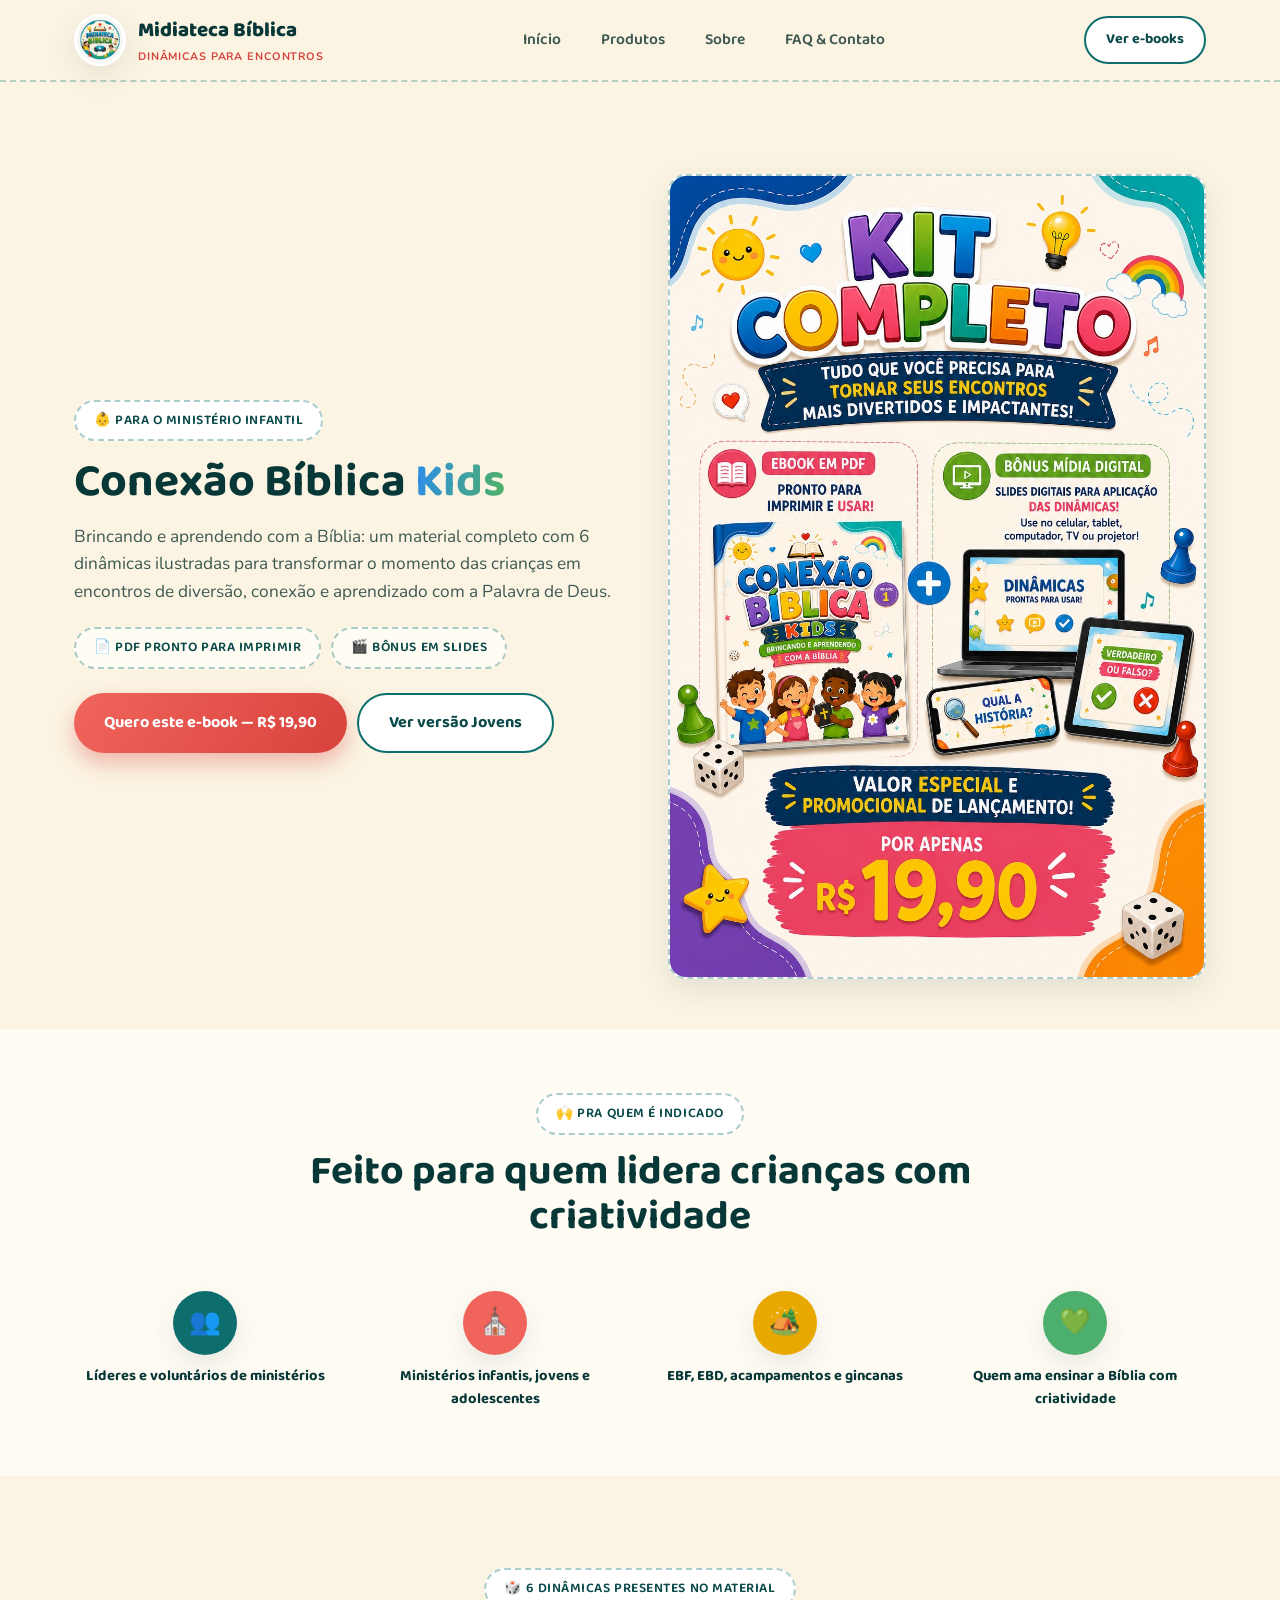
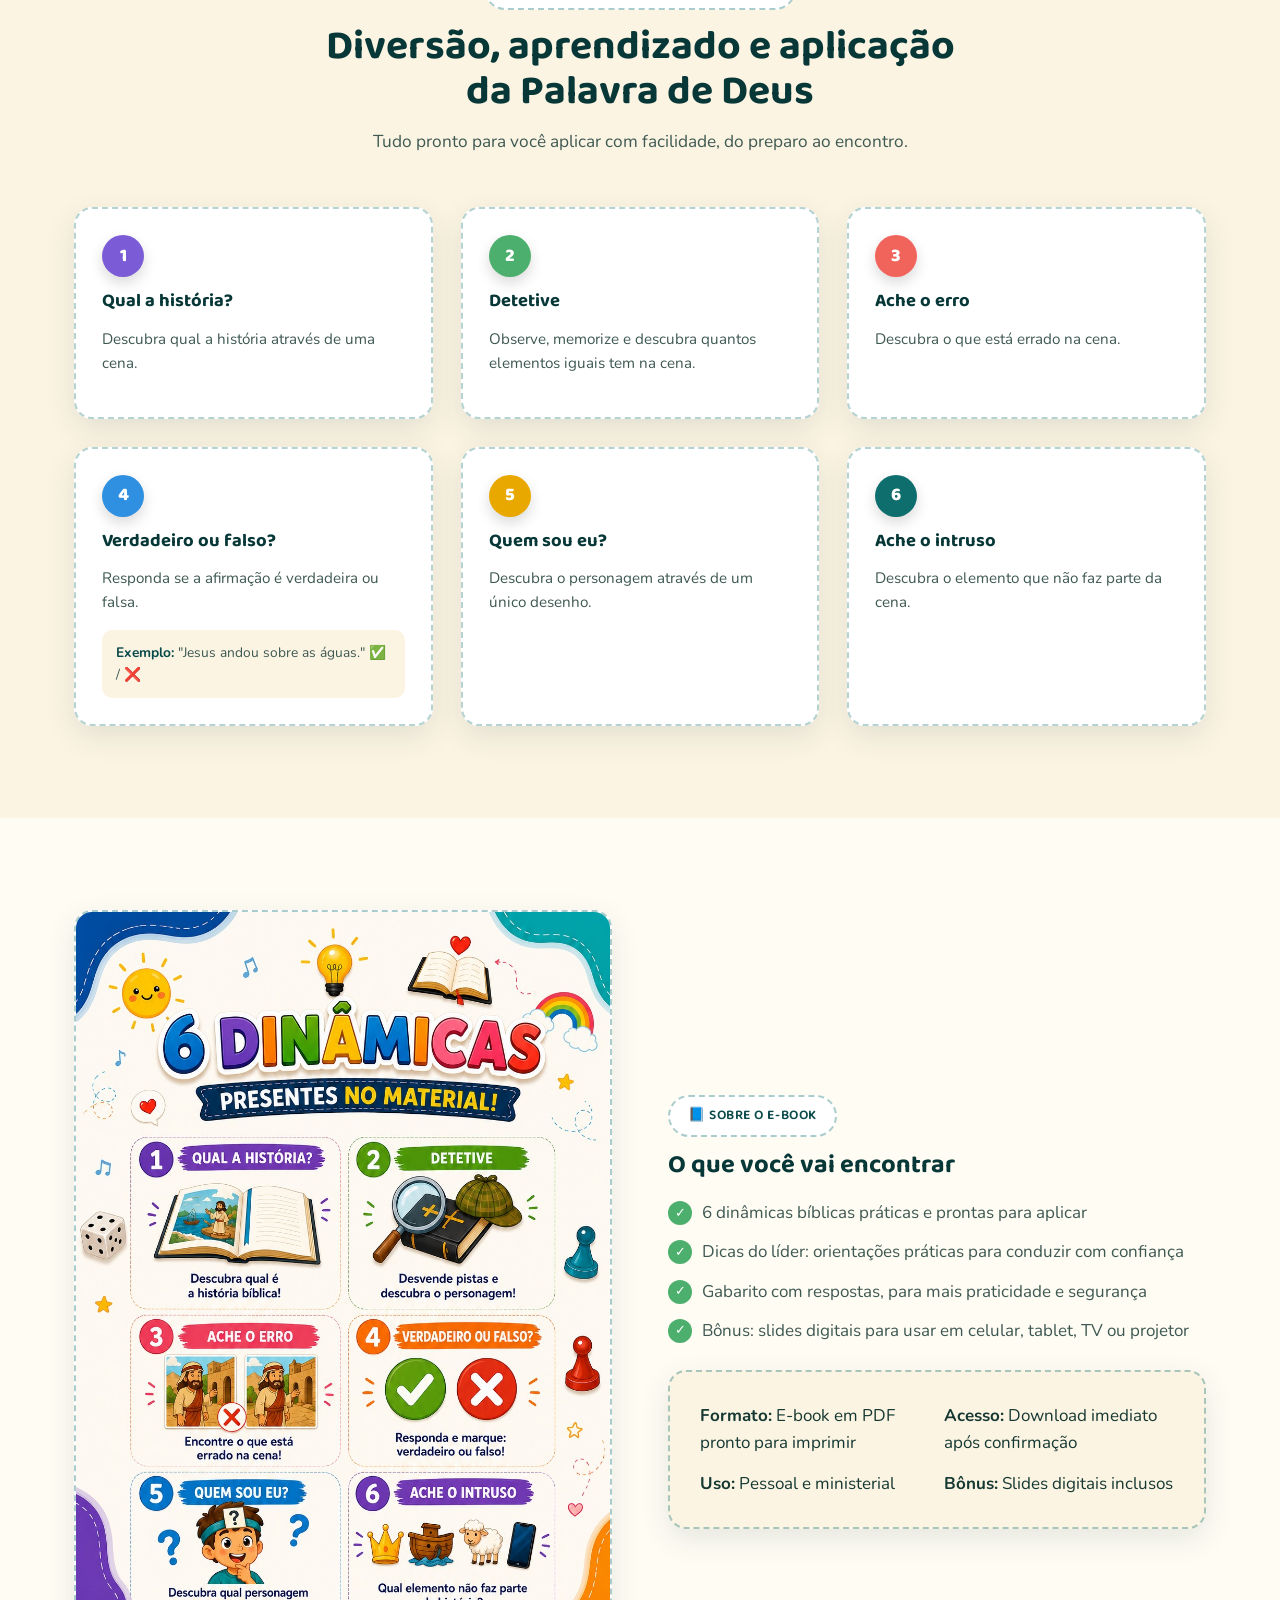
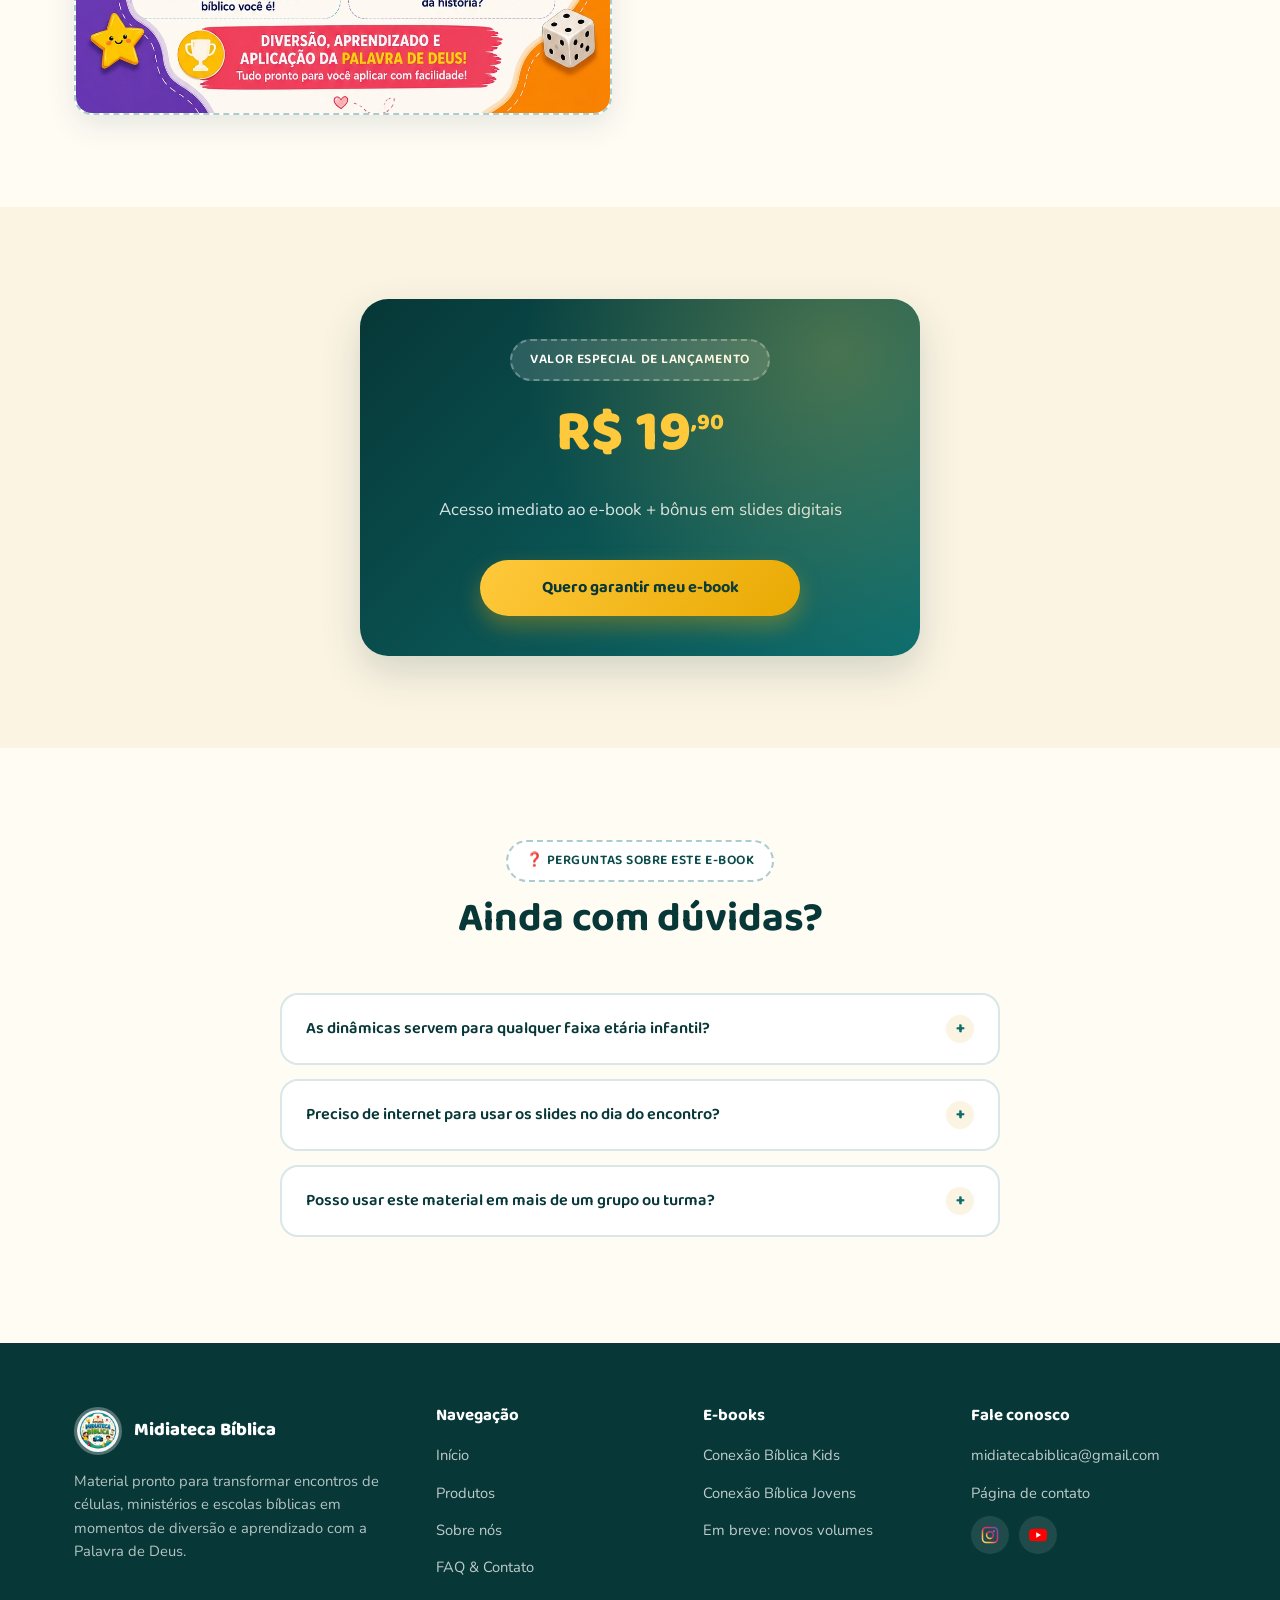
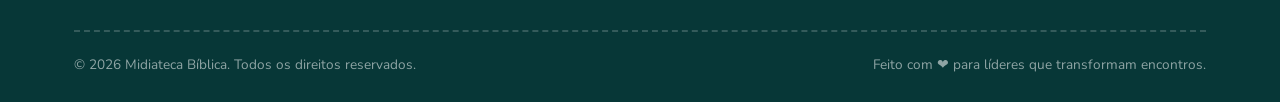
<file: produto-kids.html>
<!DOCTYPE html>
<html lang="pt-BR">
<head>
<meta charset="UTF-8">
<!-- Google tag (gtag.js) -->
<script async src="https://www.googletagmanager.com/gtag/js?id=G-BV8S16THT3"></script>
<script>
  window.dataLayer = window.dataLayer || [];
  function gtag(){dataLayer.push(arguments);}
  gtag('js', new Date());

  gtag('config', 'G-BV8S16THT3');
</script>
<meta name="viewport" content="width=device-width, initial-scale=1.0">
<title>Conexão Bíblica Kids — E-book de dinâmicas bíblicas para crianças</title>
<meta name="description" content="E-book com 6 dinâmicas bíblicas ilustradas para o ministério infantil, com bônus em slides digitais. Pronto para imprimir e usar.">
<link rel="icon" href="assets/logo.jpeg">
<link rel="stylesheet" href="css/style.css">
</head>
<body>

<header class="site-header">
  <div class="container">
    <a href="index.html" class="brand">
      <img src="assets/logo.jpeg" alt="Logo Midiateca Bíblica">
      <span>Midiateca Bíblica<span class="sub">Dinâmicas para encontros</span></span>
    </a>
    <nav class="main-nav">
      <a href="index.html">Início</a>
      <a href="produtos.html">Produtos</a>
      <a href="sobre.html">Sobre</a>
      <a href="contato.html">FAQ &amp; Contato</a>
    </nav>
    <div class="header-actions">
      <a href="produtos.html" class="btn btn-secondary btn-sm">Ver e-books</a>
      <button class="nav-toggle" aria-label="Abrir menu"><span></span></button>
    </div>
  </div>
</header>

<!-- ===================== HERO DO PRODUTO ===================== -->
<section class="section" style="padding-bottom:50px;">
  <div class="container">
    <div class="grid grid-2" style="align-items:center; gap:56px;">
      <div>
        <span class="eyebrow">👶 Para o ministério infantil</span>
        <h1 style="margin-top:16px; font-size:clamp(2rem,4vw,2.9rem);">Conexão Bíblica <span class="gradient-text">Kids</span></h1>
        <p style="color:var(--ink-soft); font-size:1.08rem; margin-top:14px;">
          Brincando e aprendendo com a Bíblia: um material completo com 6 dinâmicas ilustradas para
          transformar o momento das crianças em encontros de diversão, conexão e aprendizado com a Palavra de Deus.
        </p>
        <div class="pill-row" style="margin-top:22px;">
          <span class="eyebrow" style="background:var(--cream-2);">📄 PDF pronto para imprimir</span>
          <span class="eyebrow" style="background:var(--cream-2);">🎬 Bônus em slides</span>
        </div>
        <div class="pill-row" style="margin-top:24px;">
          <a href="https://pay.kiwify.com.br/G7mgLu6" class="btn btn-primary" target="_blank" rel="noopener">Quero este e-book — R$ 19,90</a>
          <a href="produto-jovens.html" class="btn btn-secondary">Ver versão Jovens</a>
        </div>
      </div>
      <div class="card" style="padding:0; overflow:hidden;">
        <img src="assets/kit-kids.jpeg" alt="Capa e conteúdo do e-book Conexão Bíblica Kids">
      </div>
    </div>
  </div>
</section>

<!-- ===================== PARA QUEM É ===================== -->
<section class="section-tight section-alt">
  <div class="container">
    <div class="section-head">
      <span class="eyebrow">🙌 Pra quem é indicado</span>
      <h2>Feito para quem lidera crianças com criatividade</h2>
    </div>
    <div class="grid grid-4">
      <div class="audience-pill">
        <div class="ico" style="background:var(--teal);">👥</div>
        <span>Líderes e voluntários de ministérios</span>
      </div>
      <div class="audience-pill">
        <div class="ico" style="background:var(--coral);">⛪</div>
        <span>Ministérios infantis, jovens e adolescentes</span>
      </div>
      <div class="audience-pill">
        <div class="ico" style="background:var(--yellow-dark);">🏕️</div>
        <span>EBF, EBD, acampamentos e gincanas</span>
      </div>
      <div class="audience-pill">
        <div class="ico" style="background:var(--green);">💚</div>
        <span>Quem ama ensinar a Bíblia com criatividade</span>
      </div>
    </div>
  </div>
</section>

<!-- ===================== 6 DINÂMICAS ===================== -->
<section class="section">
  <div class="container">
    <div class="section-head">
      <span class="eyebrow">🎲 6 dinâmicas presentes no material</span>
      <h2>Diversão, aprendizado e aplicação da Palavra de Deus</h2>
      <p>Tudo pronto para você aplicar com facilidade, do preparo ao encontro.</p>
    </div>

    <div class="grid grid-3">
      <div class="dyn-card">
        <div class="dyn-num" style="background:var(--purple);">1</div>
        <h4>Qual a história?</h4>
        <p>Descubra qual a história através de uma cena.</p>
      </div>
      <div class="dyn-card">
        <div class="dyn-num" style="background:var(--green);">2</div>
        <h4>Detetive</h4>
        <p>Observe, memorize e descubra quantos elementos iguais tem na cena.</p>
      </div>
      <div class="dyn-card">
        <div class="dyn-num" style="background:var(--coral);">3</div>
        <h4>Ache o erro</h4>
        <p>Descubra o que está errado na cena.</p>
      </div>
      <div class="dyn-card">
        <div class="dyn-num" style="background:var(--blue);">4</div>
        <h4>Verdadeiro ou falso?</h4>
        <p>Responda se a afirmação é verdadeira ou falsa.</p>
        <div class="dyn-example"><b>Exemplo:</b> "Jesus andou sobre as águas." ✅ / ❌</div>
      </div>
      <div class="dyn-card">
        <div class="dyn-num" style="background:var(--yellow-dark);">5</div>
        <h4>Quem sou eu?</h4>
        <p>Descubra o personagem através de um único desenho.</p>
      </div>
      <div class="dyn-card">
        <div class="dyn-num" style="background:var(--teal);">6</div>
        <h4>Ache o intruso</h4>
        <p>Descubra o elemento que não faz parte da cena.</p>
      </div>
    </div>
  </div>
</section>

<!-- ===================== O QUE É O E-BOOK ===================== -->
<section class="section section-alt">
  <div class="container">
    <div class="grid grid-2" style="align-items:center; gap:56px;">
      <div class="card" style="padding:0; overflow:hidden;">
        <img src="assets/dinamicas-kids.jpeg" alt="Detalhamento das 6 dinâmicas do e-book Kids">
      </div>
      <div>
        <span class="eyebrow">📘 Sobre o e-book</span>
        <h2 style="margin-top:14px;">O que você vai encontrar</h2>
        <ul class="check-list" style="margin-top:20px;">
          <li>6 dinâmicas bíblicas práticas e prontas para aplicar</li>
          <li>Dicas do líder: orientações práticas para conduzir com confiança</li>
          <li>Gabarito com respostas, para mais praticidade e segurança</li>
          <li>Bônus: slides digitais para usar em celular, tablet, TV ou projetor</li>
        </ul>
        <div class="card" style="margin-top:26px; background:var(--cream);">
          <div class="grid grid-2" style="gap:14px;">
            <p style="margin:0;"><b>Formato:</b> E-book em PDF pronto para imprimir</p>
            <p style="margin:0;"><b>Acesso:</b> Download imediato após confirmação</p>
            <p style="margin:0;"><b>Uso:</b> Pessoal e ministerial</p>
            <p style="margin:0;"><b>Bônus:</b> Slides digitais inclusos</p>
          </div>
        </div>
      </div>
    </div>
  </div>
</section>

<!-- ===================== PREÇO ===================== -->
<section class="section" id="preco">
  <div class="container">
    <div class="price-box" style="max-width:560px; margin:0 auto; position:relative; z-index:1;">
      <span class="eyebrow" style="background:rgba(255,255,255,0.14); border-color:rgba(255,255,255,0.3); color:#fff;">Valor especial de lançamento</span>
      <div class="big-price">R$ 19<sup>,90</sup></div>
      <p style="color:rgba(255,255,255,0.85);">Acesso imediato ao e-book + bônus em slides digitais</p>
      <a href="https://pay.kiwify.com.br/G7mgLu6" class="btn btn-yellow btn-block" target="_blank" rel="noopener" style="margin-top:20px; max-width:320px; margin-left:auto; margin-right:auto;">Quero garantir meu e-book</a>
    </div>
  </div>
</section>

<!-- ===================== FAQ DO PRODUTO ===================== -->
<section class="section section-alt">
  <div class="container">
    <div class="section-head">
      <span class="eyebrow">❓ Perguntas sobre este e-book</span>
      <h2>Ainda com dúvidas?</h2>
    </div>
    <div class="faq-list" style="max-width:720px; margin:0 auto;">
      <div class="faq-item">
        <button class="faq-q">As dinâmicas servem para qualquer faixa etária infantil? <span class="icon">+</span></button>
        <div class="faq-a"><p>Sim, as 6 dinâmicas foram pensadas para funcionar bem com diferentes faixas etárias do ministério infantil, podendo ser adaptadas pelo líder.</p></div>
      </div>
      <div class="faq-item">
        <button class="faq-q">Preciso de internet para usar os slides no dia do encontro? <span class="icon">+</span></button>
        <div class="faq-a"><p>Depois de baixados, os slides podem ser usados offline em celular, tablet, computador, TV ou projetor.</p></div>
      </div>
      <div class="faq-item">
        <button class="faq-q">Posso usar este material em mais de um grupo ou turma? <span class="icon">+</span></button>
        <div class="faq-a"><p>Sim, o uso é liberado para fins pessoais e ministeriais, podendo ser aplicado em quantas turmas o seu ministério tiver.</p></div>
      </div>
    </div>
  </div>
</section>

<footer class="site-footer">
  <div class="container">
    <div class="footer-grid">
      <div>
        <div class="footer-brand">
          <img src="assets/logo.jpeg" alt="Logo Midiateca Bíblica">
          <span>Midiateca Bíblica</span>
        </div>
        <p>Material pronto para transformar encontros de células, ministérios e escolas bíblicas em momentos de diversão e aprendizado com a Palavra de Deus.</p>
      </div>
      <div>
        <h4>Navegação</h4>
        <ul>
          <li><a href="index.html">Início</a></li>
          <li><a href="produtos.html">Produtos</a></li>
          <li><a href="sobre.html">Sobre nós</a></li>
          <li><a href="contato.html">FAQ &amp; Contato</a></li>
        </ul>
      </div>
      <div>
        <h4>E-books</h4>
        <ul>
          <li><a href="produto-kids.html">Conexão Bíblica Kids</a></li>
          <li><a href="produto-jovens.html">Conexão Bíblica Jovens</a></li>
          <li><a href="produtos.html">Em breve: novos volumes</a></li>
        </ul>
      </div>
      <div>
        <h4>Fale conosco</h4>
        <ul>
          <li><a href="mailto:midiatecabiblica@gmail.com">midiatecabiblica@gmail.com</a></li>
          <li><a href="contato.html">Página de contato</a></li>
        </ul>
        <div class="footer-socials">
          <a href="https://www.instagram.com/midiateca.biblica?igsh=MTBhaXB1ZW1mcDVjOA==" aria-label="Instagram" target="_blank" rel="noopener"><svg viewBox="0 0 24 24" fill="none" xmlns="http://www.w3.org/2000/svg" aria-hidden="true"><defs><linearGradient id="igGradient" x1="0%" y1="100%" x2="100%" y2="0%"><stop offset="0%" stop-color="#FFDC80"/><stop offset="25%" stop-color="#FCAF45"/><stop offset="50%" stop-color="#E1306C"/><stop offset="75%" stop-color="#C13584"/><stop offset="100%" stop-color="#5851DB"/></linearGradient></defs><rect x="2" y="2" width="20" height="20" rx="5" stroke="url(#igGradient)" stroke-width="2"/><circle cx="12" cy="12" r="4.5" stroke="url(#igGradient)" stroke-width="2"/><circle cx="17.5" cy="6.5" r="1.2" fill="url(#igGradient)"/></svg></a>
          <a href="https://youtube.com/@midiatecabiblica?si=0OjZ3dxns0B9lJnH" aria-label="YouTube" target="_blank" rel="noopener"><svg viewBox="0 0 24 24" xmlns="http://www.w3.org/2000/svg" aria-hidden="true"><path fill="#FF0000" d="M23.5 6.2c-.3-1.1-1.1-1.9-2.2-2.2C19.3 3.5 12 3.5 12 3.5s-7.3 0-9.3.5c-1.1.3-1.9 1.1-2.2 2.2C0 8.2 0 12 0 12s0 3.8.5 5.8c.3 1.1 1.1 1.9 2.2 2.2 2 .5 9.3.5 9.3.5s7.3 0 9.3-.5c1.1-.3 1.9-1.1 2.2-2.2.5-2 .5-5.8.5-5.8s0-3.8-.5-5.8z"/><path fill="#fff" d="M9.6 15.6V8.4l6.4 3.6-6.4 3.6z"/></svg></a>
        </div>
      </div>
    </div>
    <div class="footer-bottom">
      <span>© 2026 Midiateca Bíblica. Todos os direitos reservados.</span>
      <span>Feito com ❤ para líderes que transformam encontros.</span>
    </div>
  </div>
</footer>

<script src="js/main.js"></script>
</body>
</html>
</file>
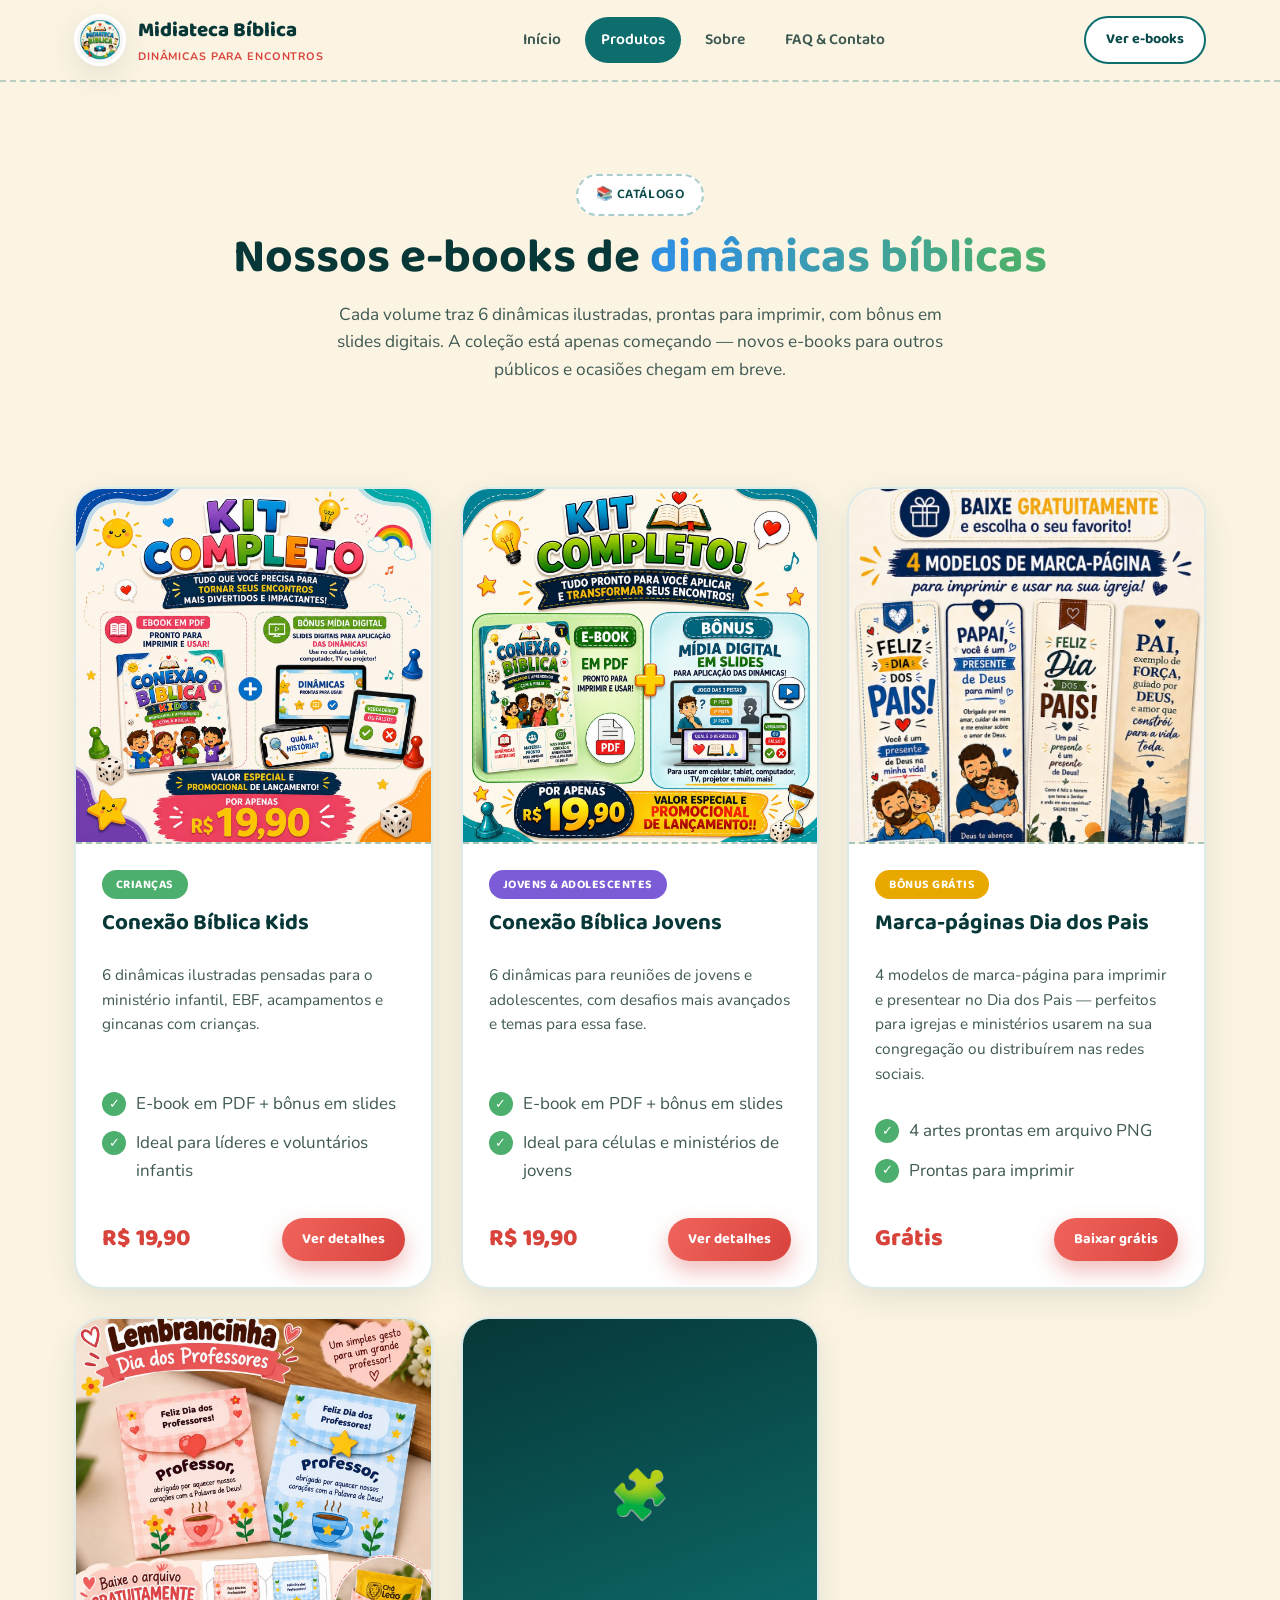
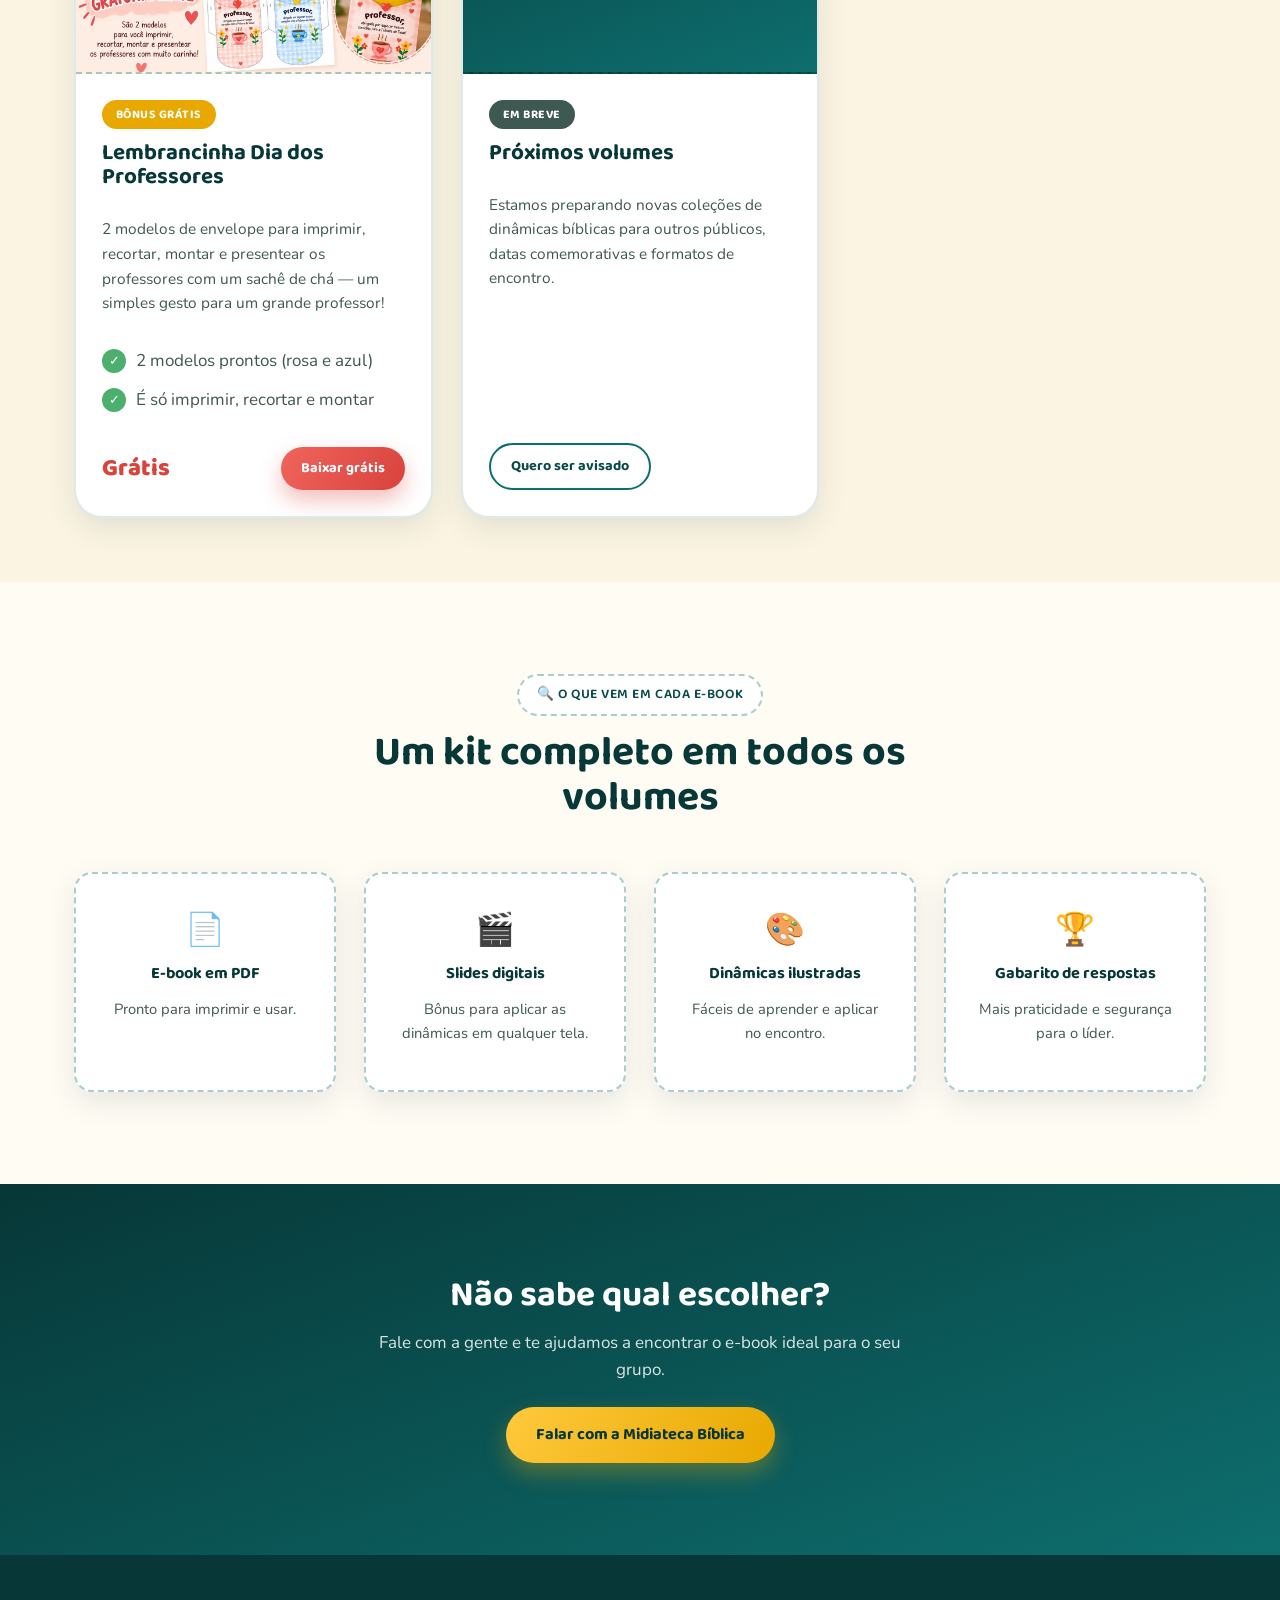
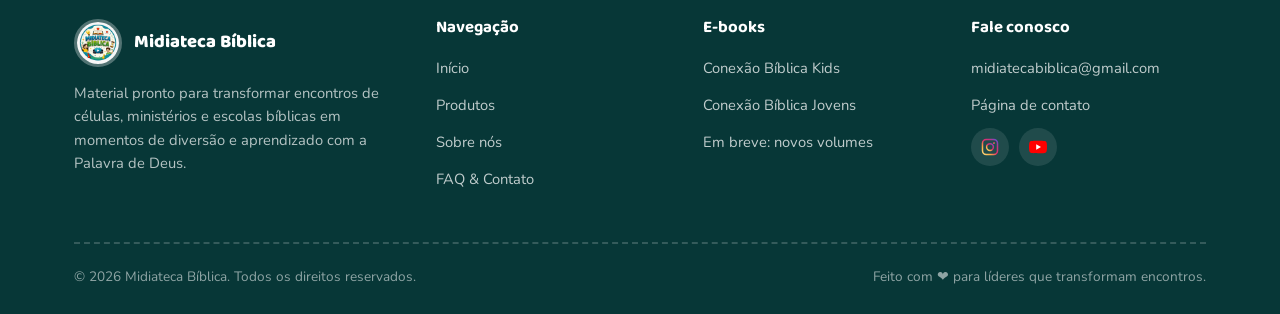
<file: produtos.html>
<!DOCTYPE html>
<html lang="pt-BR">
<head>
<meta charset="UTF-8">
<!-- Google tag (gtag.js) -->
<script async src="https://www.googletagmanager.com/gtag/js?id=G-BV8S16THT3"></script>
<script>
  window.dataLayer = window.dataLayer || [];
  function gtag(){dataLayer.push(arguments);}
  gtag('js', new Date());

  gtag('config', 'G-BV8S16THT3');
</script>
<meta name="viewport" content="width=device-width, initial-scale=1.0">
<title>Produtos — Midiateca Bíblica</title>
<meta name="description" content="Conheça os e-books de dinâmicas bíblicas da Midiateca Bíblica para crianças, adolescentes e jovens.">
<link rel="icon" href="assets/logo.jpeg">
<link rel="stylesheet" href="css/style.css">
</head>
<body>

<header class="site-header">
  <div class="container">
    <a href="index.html" class="brand">
      <img src="assets/logo.jpeg" alt="Logo Midiateca Bíblica">
      <span>Midiateca Bíblica<span class="sub">Dinâmicas para encontros</span></span>
    </a>
    <nav class="main-nav">
      <a href="index.html">Início</a>
      <a href="produtos.html">Produtos</a>
      <a href="sobre.html">Sobre</a>
      <a href="contato.html">FAQ &amp; Contato</a>
    </nav>
    <div class="header-actions">
      <a href="produtos.html" class="btn btn-secondary btn-sm">Ver e-books</a>
      <button class="nav-toggle" aria-label="Abrir menu"><span></span></button>
    </div>
  </div>
</header>

<!-- ===================== HERO DA PÁGINA ===================== -->
<section class="section" style="padding-bottom:40px;">
  <div class="container text-center">
    <span class="eyebrow">📚 Catálogo</span>
    <h1 style="margin-top:16px; font-size:clamp(2rem,4vw,3rem);">Nossos e-books de <span class="gradient-text">dinâmicas bíblicas</span></h1>
    <p style="max-width:640px; margin:16px auto 0; color:var(--ink-soft); font-size:1.08rem;">
      Cada volume traz 6 dinâmicas ilustradas, prontas para imprimir, com bônus em slides digitais.
      A coleção está apenas começando — novos e-books para outros públicos e ocasiões chegam em breve.
    </p>
  </div>
</section>

<!-- ===================== GRID DE PRODUTOS ===================== -->
<section class="section-tight">
  <div class="container">
    <div class="grid grid-3">

      <div class="product-card">
        <div class="thumb"><img src="assets/produto-kids-capa.jpeg" alt="Conexão Bíblica Kids"></div>
        <div class="body">
          <span class="tag tag-kids">Crianças</span>
          <h3>Conexão Bíblica Kids</h3>
          <p>6 dinâmicas ilustradas pensadas para o ministério infantil, EBF, acampamentos e gincanas com crianças.</p>
          <ul class="check-list" style="margin:4px 0;">
            <li>E-book em PDF + bônus em slides</li>
            <li>Ideal para líderes e voluntários infantis</li>
          </ul>
          <div class="price-row">
            <span class="price">R$ 19,90</span>
            <a href="produto-kids.html" class="btn btn-primary btn-sm">Ver detalhes</a>
          </div>
        </div>
      </div>

      <div class="product-card">
        <div class="thumb"><img src="assets/kit-adultos.jpeg" alt="Conexão Bíblica Jovens e Adolescentes"></div>
        <div class="body">
          <span class="tag tag-teens">Jovens &amp; adolescentes</span>
          <h3>Conexão Bíblica Jovens</h3>
          <p>6 dinâmicas para reuniões de jovens e adolescentes, com desafios mais avançados e temas para essa fase.</p>
          <ul class="check-list" style="margin:4px 0;">
            <li>E-book em PDF + bônus em slides</li>
            <li>Ideal para células e ministérios de jovens</li>
          </ul>
          <div class="price-row">
            <span class="price">R$ 19,90</span>
            <a href="produto-jovens.html" class="btn btn-primary btn-sm">Ver detalhes</a>
          </div>
        </div>
      </div>

      <div class="product-card">
        <div class="thumb"><img src="assets/marca-pagina-dia-dos-pais.jpeg" alt="Marca-páginas Dia dos Pais"></div>
        <div class="body">
          <span class="tag tag-gratis">Bônus grátis</span>
          <h3>Marca-páginas Dia dos Pais</h3>
          <p>4 modelos de marca-página para imprimir e presentear no Dia dos Pais — perfeitos para igrejas e ministérios usarem na sua congregação ou distribuírem nas redes sociais.</p>
          <ul class="check-list" style="margin:4px 0;">
            <li>4 artes prontas em arquivo PNG</li>
            <li>Prontas para imprimir</li>
          </ul>
          <div class="price-row">
            <span class="price">Grátis</span>
            <a href="https://drive.google.com/drive/folders/1cLWD0ONKKsrBPFDfMUcojtXtcBb7f_dY?usp=sharing" class="btn btn-primary btn-sm" target="_blank" rel="noopener">Baixar grátis</a>
          </div>
        </div>
      </div>

      <div class="product-card">
        <div class="thumb"><img src="assets/lembrancinha-dia-dos-professores.jpeg" alt="Lembrancinha Dia dos Professores"></div>
        <div class="body">
          <span class="tag tag-gratis">Bônus grátis</span>
          <h3>Lembrancinha Dia dos Professores</h3>
          <p>2 modelos de envelope para imprimir, recortar, montar e presentear os professores com um sachê de chá — um simples gesto para um grande professor!</p>
          <ul class="check-list" style="margin:4px 0;">
            <li>2 modelos prontos (rosa e azul)</li>
            <li>É só imprimir, recortar e montar</li>
          </ul>
          <div class="price-row">
            <span class="price">Grátis</span>
            <a href="https://1drv.ms/f/c/594ef01010fa3448/IgDiJ4_cQy2DRpFnuVLV3ERuAWY0tj5bBqKTWRRCYAKIVW8" class="btn btn-primary btn-sm" target="_blank" rel="noopener">Baixar grátis</a>
          </div>
        </div>
      </div>

      <div class="product-card">
        <div class="thumb" style="display:flex; align-items:center; justify-content:center; background:linear-gradient(160deg,var(--teal-deep),var(--teal));">
          <span style="font-size:3rem;">🧩</span>
        </div>
        <div class="body">
          <span class="tag tag-soon">Em breve</span>
          <h3>Próximos volumes</h3>
          <p>Estamos preparando novas coleções de dinâmicas bíblicas para outros públicos, datas comemorativas e formatos de encontro.</p>
          <div class="price-row">
            <a href="contato.html" class="btn btn-secondary btn-sm">Quero ser avisado</a>
          </div>
        </div>
      </div>

    </div>
  </div>
</section>

<!-- ===================== COMPARATIVO ===================== -->
<section class="section section-alt">
  <div class="container">
    <div class="section-head">
      <span class="eyebrow">🔍 O que vem em cada e-book</span>
      <h2>Um kit completo em todos os volumes</h2>
    </div>
    <div class="grid grid-4">
      <div class="card text-center">
        <div style="font-size:2rem;">📄</div>
        <h4 style="margin-top:10px; font-size:1.02rem;">E-book em PDF</h4>
        <p style="color:var(--ink-soft); font-size:.92rem;">Pronto para imprimir e usar.</p>
      </div>
      <div class="card text-center">
        <div style="font-size:2rem;">🎬</div>
        <h4 style="margin-top:10px; font-size:1.02rem;">Slides digitais</h4>
        <p style="color:var(--ink-soft); font-size:.92rem;">Bônus para aplicar as dinâmicas em qualquer tela.</p>
      </div>
      <div class="card text-center">
        <div style="font-size:2rem;">🎨</div>
        <h4 style="margin-top:10px; font-size:1.02rem;">Dinâmicas ilustradas</h4>
        <p style="color:var(--ink-soft); font-size:.92rem;">Fáceis de aprender e aplicar no encontro.</p>
      </div>
      <div class="card text-center">
        <div style="font-size:2rem;">🏆</div>
        <h4 style="margin-top:10px; font-size:1.02rem;">Gabarito de respostas</h4>
        <p style="color:var(--ink-soft); font-size:.92rem;">Mais praticidade e segurança para o líder.</p>
      </div>
    </div>
  </div>
</section>

<!-- ===================== CTA ===================== -->
<section class="section-teal section text-center">
  <div class="container">
    <h2 style="font-size:clamp(1.6rem,3.2vw,2.2rem);">Não sabe qual escolher?</h2>
    <p style="color:rgba(255,255,255,0.85); max-width:540px; margin:14px auto 0;">Fale com a gente e te ajudamos a encontrar o e-book ideal para o seu grupo.</p>
    <a href="contato.html" class="btn btn-yellow" style="margin-top:24px;">Falar com a Midiateca Bíblica</a>
  </div>
</section>

<footer class="site-footer">
  <div class="container">
    <div class="footer-grid">
      <div>
        <div class="footer-brand">
          <img src="assets/logo.jpeg" alt="Logo Midiateca Bíblica">
          <span>Midiateca Bíblica</span>
        </div>
        <p>Material pronto para transformar encontros de células, ministérios e escolas bíblicas em momentos de diversão e aprendizado com a Palavra de Deus.</p>
      </div>
      <div>
        <h4>Navegação</h4>
        <ul>
          <li><a href="index.html">Início</a></li>
          <li><a href="produtos.html">Produtos</a></li>
          <li><a href="sobre.html">Sobre nós</a></li>
          <li><a href="contato.html">FAQ &amp; Contato</a></li>
        </ul>
      </div>
      <div>
        <h4>E-books</h4>
        <ul>
          <li><a href="produto-kids.html">Conexão Bíblica Kids</a></li>
          <li><a href="produto-jovens.html">Conexão Bíblica Jovens</a></li>
          <li><a href="produtos.html">Em breve: novos volumes</a></li>
        </ul>
      </div>
      <div>
        <h4>Fale conosco</h4>
        <ul>
          <li><a href="mailto:midiatecabiblica@gmail.com">midiatecabiblica@gmail.com</a></li>
          <li><a href="contato.html">Página de contato</a></li>
        </ul>
        <div class="footer-socials">
          <a href="https://www.instagram.com/midiateca.biblica?igsh=MTBhaXB1ZW1mcDVjOA==" aria-label="Instagram" target="_blank" rel="noopener"><svg viewBox="0 0 24 24" fill="none" xmlns="http://www.w3.org/2000/svg" aria-hidden="true"><defs><linearGradient id="igGradient" x1="0%" y1="100%" x2="100%" y2="0%"><stop offset="0%" stop-color="#FFDC80"/><stop offset="25%" stop-color="#FCAF45"/><stop offset="50%" stop-color="#E1306C"/><stop offset="75%" stop-color="#C13584"/><stop offset="100%" stop-color="#5851DB"/></linearGradient></defs><rect x="2" y="2" width="20" height="20" rx="5" stroke="url(#igGradient)" stroke-width="2"/><circle cx="12" cy="12" r="4.5" stroke="url(#igGradient)" stroke-width="2"/><circle cx="17.5" cy="6.5" r="1.2" fill="url(#igGradient)"/></svg></a>
          <a href="https://youtube.com/@midiatecabiblica?si=0OjZ3dxns0B9lJnH" aria-label="YouTube" target="_blank" rel="noopener"><svg viewBox="0 0 24 24" xmlns="http://www.w3.org/2000/svg" aria-hidden="true"><path fill="#FF0000" d="M23.5 6.2c-.3-1.1-1.1-1.9-2.2-2.2C19.3 3.5 12 3.5 12 3.5s-7.3 0-9.3.5c-1.1.3-1.9 1.1-2.2 2.2C0 8.2 0 12 0 12s0 3.8.5 5.8c.3 1.1 1.1 1.9 2.2 2.2 2 .5 9.3.5 9.3.5s7.3 0 9.3-.5c1.1-.3 1.9-1.1 2.2-2.2.5-2 .5-5.8.5-5.8s0-3.8-.5-5.8z"/><path fill="#fff" d="M9.6 15.6V8.4l6.4 3.6-6.4 3.6z"/></svg></a>
        </div>
      </div>
    </div>
    <div class="footer-bottom">
      <span>© 2026 Midiateca Bíblica. Todos os direitos reservados.</span>
      <span>Feito com ❤ para líderes que transformam encontros.</span>
    </div>
  </div>
</footer>

<script src="js/main.js"></script>
</body>
</html>
</file>
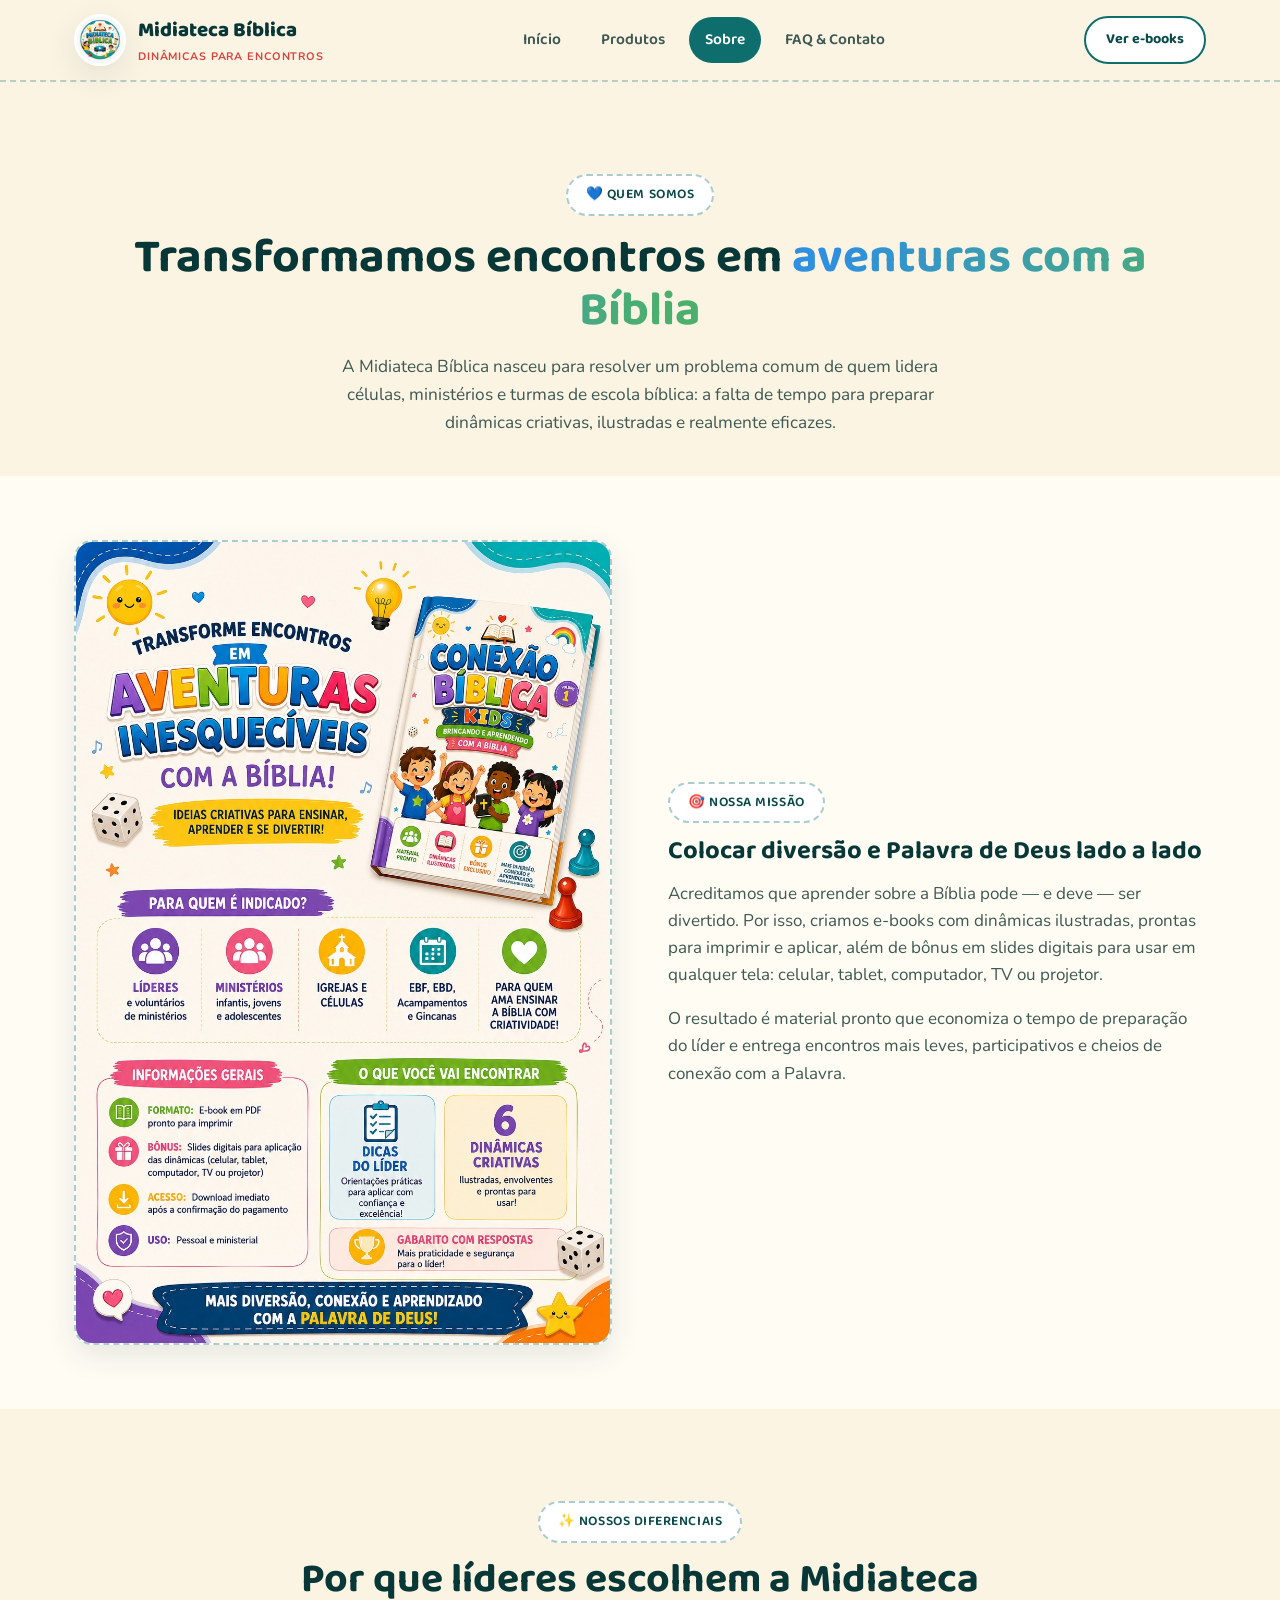
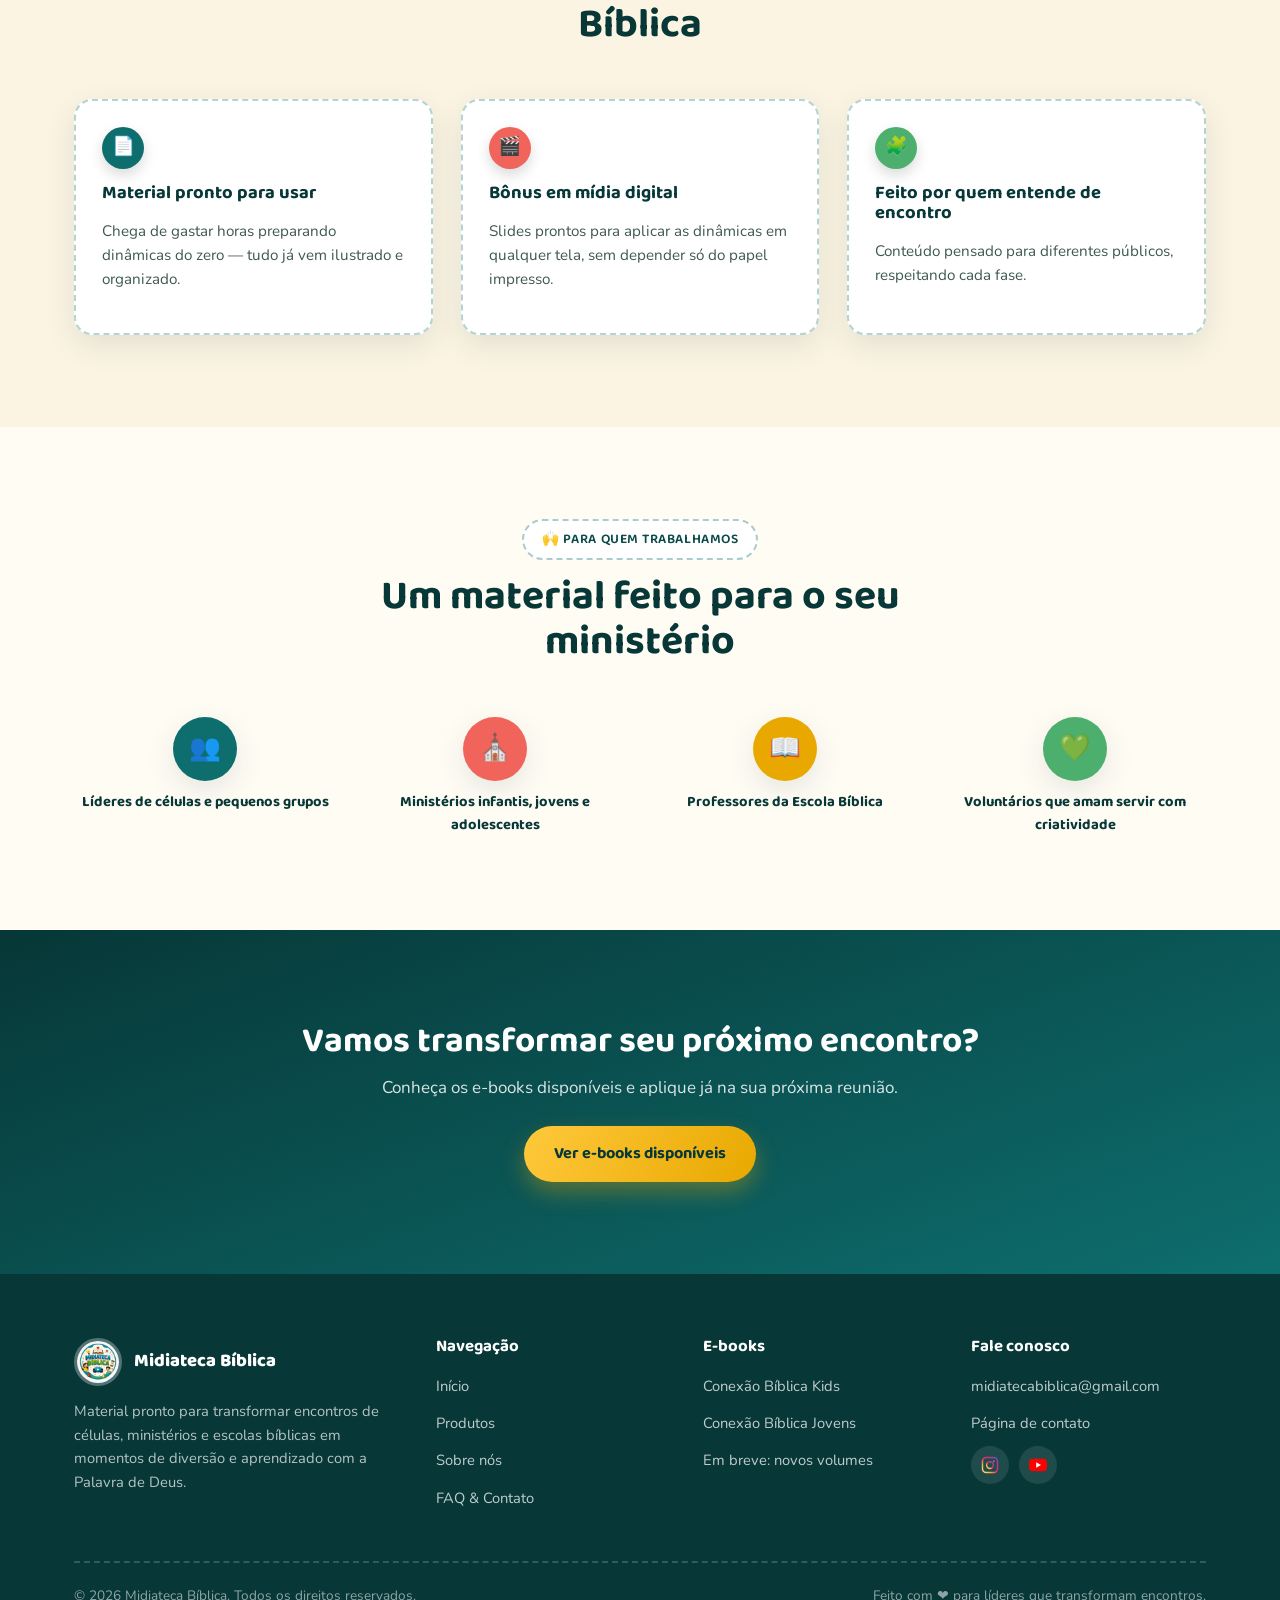
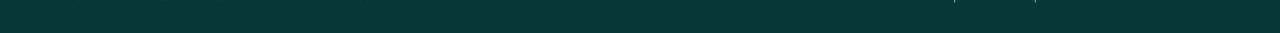
<file: sobre.html>
<!DOCTYPE html>
<html lang="pt-BR">
<head>
<meta charset="UTF-8">
<!-- Google tag (gtag.js) -->
<script async src="https://www.googletagmanager.com/gtag/js?id=G-BV8S16THT3"></script>
<script>
  window.dataLayer = window.dataLayer || [];
  function gtag(){dataLayer.push(arguments);}
  gtag('js', new Date());

  gtag('config', 'G-BV8S16THT3');
</script>
<meta name="viewport" content="width=device-width, initial-scale=1.0">
<title>Sobre — Midiateca Bíblica</title>
<meta name="description" content="Conheça a Midiateca Bíblica: e-books de dinâmicas para transformar encontros de igrejas, células e ministérios com a Palavra de Deus.">
<link rel="icon" href="assets/logo.jpeg">
<link rel="stylesheet" href="css/style.css">
</head>
<body>

<header class="site-header">
  <div class="container">
    <a href="index.html" class="brand">
      <img src="assets/logo.jpeg" alt="Logo Midiateca Bíblica">
      <span>Midiateca Bíblica<span class="sub">Dinâmicas para encontros</span></span>
    </a>
    <nav class="main-nav">
      <a href="index.html">Início</a>
      <a href="produtos.html">Produtos</a>
      <a href="sobre.html">Sobre</a>
      <a href="contato.html">FAQ &amp; Contato</a>
    </nav>
    <div class="header-actions">
      <a href="produtos.html" class="btn btn-secondary btn-sm">Ver e-books</a>
      <button class="nav-toggle" aria-label="Abrir menu"><span></span></button>
    </div>
  </div>
</header>

<!-- ===================== HERO ===================== -->
<section class="section" style="padding-bottom:40px;">
  <div class="container text-center">
    <span class="eyebrow">💙 Quem somos</span>
    <h1 style="margin-top:16px; font-size:clamp(2rem,4vw,3rem);">Transformamos encontros em <span class="gradient-text">aventuras com a Bíblia</span></h1>
    <p style="max-width:640px; margin:16px auto 0; color:var(--ink-soft); font-size:1.08rem;">
      A Midiateca Bíblica nasceu para resolver um problema comum de quem lidera células, ministérios e turmas
      de escola bíblica: a falta de tempo para preparar dinâmicas criativas, ilustradas e realmente eficazes.
    </p>
  </div>
</section>

<!-- ===================== MISSÃO ===================== -->
<section class="section-tight section-alt">
  <div class="container">
    <div class="grid grid-2" style="align-items:center; gap:56px;">
      <div class="card" style="padding:0; overflow:hidden;">
        <img src="assets/sobre-kids.jpeg" alt="Sobre o e-book Conexão Bíblica Kids">
      </div>
      <div>
        <span class="eyebrow">🎯 Nossa missão</span>
        <h2 style="margin-top:14px;">Colocar diversão e Palavra de Deus lado a lado</h2>
        <p style="color:var(--ink-soft); margin-top:14px;">
          Acreditamos que aprender sobre a Bíblia pode — e deve — ser divertido. Por isso, criamos e-books com
          dinâmicas ilustradas, prontas para imprimir e aplicar, além de bônus em slides digitais para usar
          em qualquer tela: celular, tablet, computador, TV ou projetor.
        </p>
        <p style="color:var(--ink-soft); margin-top:14px;">
          O resultado é material pronto que economiza o tempo de preparação do líder e entrega encontros
          mais leves, participativos e cheios de conexão com a Palavra.
        </p>
      </div>
    </div>
  </div>
</section>

<!-- ===================== DIFERENCIAIS ===================== -->
<section class="section">
  <div class="container">
    <div class="section-head">
      <span class="eyebrow">✨ Nossos diferenciais</span>
      <h2>Por que líderes escolhem a Midiateca Bíblica</h2>
    </div>
    <div class="grid grid-3">
      <div class="dyn-card">
        <div class="dyn-num" style="background:var(--teal);">📄</div>
        <h4>Material pronto para usar</h4>
        <p>Chega de gastar horas preparando dinâmicas do zero — tudo já vem ilustrado e organizado.</p>
      </div>
      <div class="dyn-card">
        <div class="dyn-num" style="background:var(--coral);">🎬</div>
        <h4>Bônus em mídia digital</h4>
        <p>Slides prontos para aplicar as dinâmicas em qualquer tela, sem depender só do papel impresso.</p>
      </div>
      <div class="dyn-card">
        <div class="dyn-num" style="background:var(--green);">🧩</div>
        <h4>Feito por quem entende de encontro</h4>
        <p>Conteúdo pensado para diferentes públicos, respeitando cada fase.</p>
      </div>
    </div>
  </div>
</section>

<!-- ===================== PARA QUEM TRABALHAMOS ===================== -->
<section class="section section-alt">
  <div class="container">
    <div class="section-head">
      <span class="eyebrow">🙌 Para quem trabalhamos</span>
      <h2>Um material feito para o seu ministério</h2>
    </div>
    <div class="grid grid-4">
      <div class="audience-pill">
        <div class="ico" style="background:var(--teal);">👥</div>
        <span>Líderes de células e pequenos grupos</span>
      </div>
      <div class="audience-pill">
        <div class="ico" style="background:var(--coral);">⛪</div>
        <span>Ministérios infantis, jovens e adolescentes</span>
      </div>
      <div class="audience-pill">
        <div class="ico" style="background:var(--yellow-dark);">📖</div>
        <span>Professores da Escola Bíblica</span>
      </div>
      <div class="audience-pill">
        <div class="ico" style="background:var(--green);">💚</div>
        <span>Voluntários que amam servir com criatividade</span>
      </div>
    </div>
  </div>
</section>

<!-- ===================== CTA ===================== -->
<section class="section-teal section text-center">
  <div class="container">
    <h2 style="font-size:clamp(1.6rem,3.2vw,2.2rem);">Vamos transformar seu próximo encontro?</h2>
    <p style="color:rgba(255,255,255,0.85); max-width:540px; margin:14px auto 0;">Conheça os e-books disponíveis e aplique já na sua próxima reunião.</p>
    <a href="produtos.html" class="btn btn-yellow" style="margin-top:24px;">Ver e-books disponíveis</a>
  </div>
</section>

<footer class="site-footer">
  <div class="container">
    <div class="footer-grid">
      <div>
        <div class="footer-brand">
          <img src="assets/logo.jpeg" alt="Logo Midiateca Bíblica">
          <span>Midiateca Bíblica</span>
        </div>
        <p>Material pronto para transformar encontros de células, ministérios e escolas bíblicas em momentos de diversão e aprendizado com a Palavra de Deus.</p>
      </div>
      <div>
        <h4>Navegação</h4>
        <ul>
          <li><a href="index.html">Início</a></li>
          <li><a href="produtos.html">Produtos</a></li>
          <li><a href="sobre.html">Sobre nós</a></li>
          <li><a href="contato.html">FAQ &amp; Contato</a></li>
        </ul>
      </div>
      <div>
        <h4>E-books</h4>
        <ul>
          <li><a href="produto-kids.html">Conexão Bíblica Kids</a></li>
          <li><a href="produto-jovens.html">Conexão Bíblica Jovens</a></li>
          <li><a href="produtos.html">Em breve: novos volumes</a></li>
        </ul>
      </div>
      <div>
        <h4>Fale conosco</h4>
        <ul>
          <li><a href="mailto:midiatecabiblica@gmail.com">midiatecabiblica@gmail.com</a></li>
          <li><a href="contato.html">Página de contato</a></li>
        </ul>
        <div class="footer-socials">
          <a href="https://www.instagram.com/midiateca.biblica?igsh=MTBhaXB1ZW1mcDVjOA==" aria-label="Instagram" target="_blank" rel="noopener"><svg viewBox="0 0 24 24" fill="none" xmlns="http://www.w3.org/2000/svg" aria-hidden="true"><defs><linearGradient id="igGradient" x1="0%" y1="100%" x2="100%" y2="0%"><stop offset="0%" stop-color="#FFDC80"/><stop offset="25%" stop-color="#FCAF45"/><stop offset="50%" stop-color="#E1306C"/><stop offset="75%" stop-color="#C13584"/><stop offset="100%" stop-color="#5851DB"/></linearGradient></defs><rect x="2" y="2" width="20" height="20" rx="5" stroke="url(#igGradient)" stroke-width="2"/><circle cx="12" cy="12" r="4.5" stroke="url(#igGradient)" stroke-width="2"/><circle cx="17.5" cy="6.5" r="1.2" fill="url(#igGradient)"/></svg></a>
          <a href="https://youtube.com/@midiatecabiblica?si=0OjZ3dxns0B9lJnH" aria-label="YouTube" target="_blank" rel="noopener"><svg viewBox="0 0 24 24" xmlns="http://www.w3.org/2000/svg" aria-hidden="true"><path fill="#FF0000" d="M23.5 6.2c-.3-1.1-1.1-1.9-2.2-2.2C19.3 3.5 12 3.5 12 3.5s-7.3 0-9.3.5c-1.1.3-1.9 1.1-2.2 2.2C0 8.2 0 12 0 12s0 3.8.5 5.8c.3 1.1 1.1 1.9 2.2 2.2 2 .5 9.3.5 9.3.5s7.3 0 9.3-.5c1.1-.3 1.9-1.1 2.2-2.2.5-2 .5-5.8.5-5.8s0-3.8-.5-5.8z"/><path fill="#fff" d="M9.6 15.6V8.4l6.4 3.6-6.4 3.6z"/></svg></a>
        </div>
      </div>
    </div>
    <div class="footer-bottom">
      <span>© 2026 Midiateca Bíblica. Todos os direitos reservados.</span>
      <span>Feito com ❤ para líderes que transformam encontros.</span>
    </div>
  </div>
</footer>

<script src="js/main.js"></script>
</body>
</html>
</file>
<file: css/style.css>
/* ============================================================
   MIDIATECA BÍBLICA — Design System
   Fonte display: Baloo 2 (arredondada, "bolha", combina com a
   identidade das artes). Fonte de corpo: Nunito (legível, macia).
   Paleta extraída da identidade visual enviada.
   ============================================================ */

@import url('https://fonts.googleapis.com/css2?family=Baloo+2:wght@500;600;700;800&family=Nunito:ital,wght@0,400;0,600;0,700;0,800;1,600&display=swap');

:root{
  /* cores de marca */
  --cream:       #FBF4E3;
  --cream-2:     #FFFCF4;
  --ink:         #163832;
  --ink-soft:    #3E5852;
  --teal:        #0E6E6E;
  --teal-dark:   #0A4A4A;
  --teal-deep:   #073737;
  --green:       #4CAF6D;
  --green-dark:  #2F8F52;
  --blue:        #2F8FE0;
  --blue-dark:   #1D6FBB;
  --yellow:      #FFC93C;
  --yellow-dark: #E8A800;
  --coral:       #F0645C;
  --coral-dark:  #D8433C;
  --purple:      #7B5CD6;

  --radius-lg: 28px;
  --radius-md: 18px;
  --radius-sm: 10px;

  --shadow-card: 0 10px 30px rgba(9, 50, 46, 0.10);
  --shadow-pop:  0 16px 40px rgba(9, 50, 46, 0.16);

  --border-dash: 2.5px dashed rgba(14,110,110,0.35);
  --border-solid: 3px solid var(--teal);
}

*, *::before, *::after{ box-sizing: border-box; }
html{ scroll-behavior: smooth; }

body{
  margin:0;
  background: var(--cream);
  color: var(--ink);
  font-family: 'Nunito', sans-serif;
  font-size: 17px;
  line-height: 1.6;
  overflow-x: hidden;
}

img{ max-width:100%; display:block; }
a{ color: inherit; text-decoration:none; }
ul{ list-style:none; margin:0; padding:0; }
button{ font-family: inherit; cursor:pointer; }

.container{
  width:100%;
  max-width: 1180px;
  margin: 0 auto;
  padding: 0 24px;
}

h1,h2,h3,h4{
  font-family: 'Baloo 2', sans-serif;
  font-weight: 700;
  line-height: 1.1;
  margin: 0;
  color: var(--teal-deep);
}

.gradient-text{
  background: linear-gradient(100deg, var(--blue) 10%, var(--green) 90%);
  -webkit-background-clip: text;
  background-clip: text;
  color: transparent;
}

.eyebrow{
  display:inline-flex;
  align-items:center;
  gap:8px;
  font-family:'Baloo 2', sans-serif;
  font-weight:600;
  font-size: 0.85rem;
  letter-spacing:.04em;
  text-transform: uppercase;
  color: var(--teal-dark);
  background: #fff;
  border: var(--border-dash);
  padding: 8px 18px;
  border-radius: 999px;
}

/* ============== BOTÕES ============== */
.btn{
  display:inline-flex;
  align-items:center;
  gap:10px;
  font-family:'Baloo 2', sans-serif;
  font-weight:700;
  font-size: 1.02rem;
  padding: 15px 30px;
  border-radius: 999px;
  border: none;
  transition: transform .18s ease, box-shadow .18s ease, filter .18s ease;
  white-space: nowrap;
}
.btn:hover{ transform: translateY(-3px); }
.btn:active{ transform: translateY(-1px); }

.btn-primary{
  background: linear-gradient(120deg, var(--coral), var(--coral-dark));
  color: #fff;
  box-shadow: 0 10px 22px rgba(216,67,60,0.35);
}
.btn-primary:hover{ box-shadow: 0 14px 28px rgba(216,67,60,0.45); }

.btn-secondary{
  background: #fff;
  color: var(--teal-dark);
  border: 2.5px solid var(--teal);
}
.btn-secondary:hover{ background: var(--teal); color:#fff; }

.btn-yellow{
  background: linear-gradient(120deg, var(--yellow), var(--yellow-dark));
  color: var(--teal-deep);
  box-shadow: 0 10px 22px rgba(232,168,0,0.35);
}

.btn-block{ width:100%; justify-content:center; }
.btn-sm{ padding: 10px 20px; font-size:.9rem; }

/* ============== HEADER ============== */
.site-header{
  position: sticky;
  top:0;
  z-index: 100;
  background: rgba(251,244,227,0.92);
  backdrop-filter: blur(8px);
  border-bottom: 2.5px dashed rgba(14,110,110,0.28);
}
.site-header .container{
  display:flex;
  align-items:center;
  justify-content:space-between;
  padding-top:14px;
  padding-bottom:14px;
}
.brand{
  display:flex;
  align-items:center;
  gap:12px;
  font-family:'Baloo 2', sans-serif;
  font-weight:800;
  font-size:1.28rem;
  color: var(--teal-deep);
}
.brand img{
  width:52px; height:52px;
  border-radius:50%;
  border:3px solid #fff;
  box-shadow: var(--shadow-card);
  object-fit: cover;
}
.brand span.sub{
  display:block;
  font-family:'Nunito',sans-serif;
  font-weight:700;
  font-size:.68rem;
  letter-spacing:.08em;
  text-transform:uppercase;
  color: var(--coral-dark);
}

.main-nav{ display:flex; align-items:center; gap:8px; }
.main-nav a{
  font-family:'Baloo 2', sans-serif;
  font-weight:600;
  font-size:.98rem;
  color: var(--ink-soft);
  padding: 10px 16px;
  border-radius: 999px;
  transition: background .18s ease, color .18s ease;
}
.main-nav a:hover, .main-nav a.active{
  background: var(--teal);
  color:#fff;
}
.header-actions{ display:flex; align-items:center; gap:14px; }

.nav-toggle{
  display:none;
  width:46px; height:46px;
  border-radius:14px;
  border:2.5px solid var(--teal);
  background:#fff;
  align-items:center;
  justify-content:center;
}
.nav-toggle span, .nav-toggle span::before, .nav-toggle span::after{
  content:'';
  display:block;
  width:20px; height:3px;
  background: var(--teal-dark);
  border-radius:3px;
  position:relative;
  transition: all .2s ease;
}
.nav-toggle span::before{ position:absolute; top:-7px; }
.nav-toggle span::after{ position:absolute; top:7px; }

/* ============== HERO PATTERN / TRILHA DE TABULEIRO ============== */
.board-trail{
  position:relative;
}
.board-trail::before{
  content:'';
  position:absolute;
  left:50%;
  top:0;
  bottom:0;
  width:4px;
  transform: translateX(-50%);
  background-image: linear-gradient(var(--teal) 55%, transparent 45%);
  background-size: 4px 26px;
  background-repeat: repeat-y;
  opacity:.22;
  z-index:0;
}

.deco-icon{
  position:absolute;
  filter: drop-shadow(0 6px 10px rgba(0,0,0,0.12));
  animation: float 5s ease-in-out infinite;
  pointer-events:none;
  user-select:none;
}
@keyframes float{
  0%,100%{ transform: translateY(0) rotate(0deg); }
  50%{ transform: translateY(-12px) rotate(6deg); }
}
@media (prefers-reduced-motion: reduce){
  .deco-icon{ animation:none; }
  html{ scroll-behavior:auto; }
}

/* ============== SECTION HELPERS ============== */
.section{ padding: 92px 0; position:relative; }
.section-tight{ padding: 64px 0; }
.section-alt{ background: var(--cream-2); }
.section-teal{
  background: linear-gradient(160deg, var(--teal-deep), var(--teal));
  color:#fff;
}
.section-teal h2, .section-teal h3{ color:#fff; }

.section-head{
  max-width: 680px;
  margin: 0 auto 52px;
  text-align:center;
}
.section-head h2{ font-size: clamp(1.8rem, 3.2vw, 2.6rem); margin-top:14px; }
.section-head p{ margin-top:14px; color: var(--ink-soft); font-size:1.08rem; }

.banner{
  display:inline-block;
  font-family:'Baloo 2', sans-serif;
  font-weight:700;
  color:#fff;
  background: var(--teal-deep);
  padding: 12px 30px;
  border-radius: 12px;
  position:relative;
  box-shadow: 0 8px 0 rgba(0,0,0,0.08);
}

/* ============== CARDS ============== */
.card{
  background:#fff;
  border-radius: var(--radius-md);
  border: var(--border-dash);
  padding: 30px;
  box-shadow: var(--shadow-card);
}

.grid{ display:grid; gap: 28px; }
.grid-2{ grid-template-columns: repeat(2, 1fr); }
.grid-3{ grid-template-columns: repeat(3, 1fr); }
.grid-4{ grid-template-columns: repeat(4, 1fr); }

/* Produto card (catálogo) */
.product-card{
  background:#fff;
  border-radius: var(--radius-lg);
  overflow:hidden;
  border: 2.5px solid rgba(14,110,110,0.14);
  box-shadow: var(--shadow-card);
  display:flex;
  flex-direction:column;
  transition: transform .22s ease, box-shadow .22s ease;
}
.product-card:hover{ transform: translateY(-8px); box-shadow: var(--shadow-pop); }
.product-card .thumb{
  aspect-ratio: 1/1;
  overflow:hidden;
  background: var(--cream);
  border-bottom: var(--border-dash);
}
.product-card .thumb img{ width:100%; height:100%; object-fit:cover; }
.product-card .body{ padding: 26px; display:flex; flex-direction:column; gap:12px; flex:1; }
.product-card .tag{
  align-self:flex-start;
  font-family:'Baloo 2',sans-serif;
  font-size:.75rem;
  font-weight:700;
  text-transform:uppercase;
  letter-spacing:.04em;
  padding:5px 14px;
  border-radius:999px;
  color:#fff;
}
.tag-kids{ background: var(--green); }
.tag-teens{ background: var(--purple); }
.tag-soon{ background: var(--ink-soft); }
.tag-gratis{ background: var(--yellow-dark); }
.product-card h3{ font-size:1.4rem; }
.product-card p{ color: var(--ink-soft); font-size:.96rem; flex:1; }
.product-card .price-row{
  display:flex;
  align-items:center;
  justify-content:space-between;
  margin-top:6px;
}
.price{
  font-family:'Baloo 2',sans-serif;
  font-weight:800;
  font-size:1.5rem;
  color: var(--coral-dark);
}
.price small{ font-family:'Nunito'; font-size:.6em; font-weight:700; }

/* Dinâmica card */
.dyn-card{
  background:#fff;
  border-radius: var(--radius-md);
  border: 2px dashed rgba(14,110,110,0.3);
  padding: 26px;
  position:relative;
  box-shadow: var(--shadow-card);
}
.dyn-num{
  width:42px; height:42px;
  border-radius:50%;
  color:#fff;
  font-family:'Baloo 2',sans-serif;
  font-weight:800;
  font-size:1.15rem;
  display:flex; align-items:center; justify-content:center;
  margin-bottom:14px;
  box-shadow: 0 6px 14px rgba(0,0,0,0.15);
}
.dyn-card h4{ font-size:1.15rem; margin-bottom:8px; }
.dyn-card p{ color: var(--ink-soft); font-size:.95rem; }
.dyn-example{
  margin-top:14px;
  background: var(--cream);
  border-radius: var(--radius-sm);
  padding: 12px 14px;
  font-size:.86rem;
  color: var(--ink-soft);
}
.dyn-example b{ color: var(--teal-dark); }

/* Preço / oferta */
.price-box{
  background: linear-gradient(135deg, var(--teal-deep), var(--teal));
  color:#fff;
  border-radius: var(--radius-lg);
  padding: 40px;
  text-align:center;
  box-shadow: var(--shadow-pop);
  position:relative;
  overflow:hidden;
}
.price-box::after{
  content:'';
  position:absolute; inset:0;
  background: radial-gradient(circle at 85% 15%, rgba(255,201,60,0.25), transparent 55%);
}
.price-box .old-price{
  text-decoration: line-through;
  opacity:.65;
  font-size:1rem;
}
.price-box .big-price{
  font-family:'Baloo 2',sans-serif;
  font-weight:800;
  font-size: clamp(2.6rem, 6vw, 3.6rem);
  color: var(--yellow);
  margin: 6px 0 4px;
}
.price-box .big-price sup{ font-size:.4em; top:-1.2em; }

/* FAQ accordion */
.faq-item{
  background:#fff;
  border: 2px solid rgba(14,110,110,0.16);
  border-radius: var(--radius-md);
  margin-bottom: 14px;
  overflow:hidden;
}
.faq-q{
  width:100%;
  text-align:left;
  background:none;
  border:none;
  padding: 20px 24px;
  display:flex;
  align-items:center;
  justify-content:space-between;
  font-family:'Baloo 2',sans-serif;
  font-weight:600;
  font-size:1.02rem;
  color: var(--teal-deep);
}
.faq-q .icon{
  flex-shrink:0;
  width:28px; height:28px;
  border-radius:50%;
  background: var(--cream);
  display:flex; align-items:center; justify-content:center;
  font-weight:800;
  color: var(--teal);
  transition: transform .25s ease;
}
.faq-item.open .faq-q .icon{ transform: rotate(45deg); }
.faq-a{
  max-height:0;
  overflow:hidden;
  transition: max-height .3s ease;
  padding: 0 24px;
  color: var(--ink-soft);
}
.faq-item.open .faq-a{ padding-bottom:20px; }

/* Steps / como funciona */
.step{
  display:flex;
  gap:18px;
  align-items:flex-start;
}
.step-num{
  font-family:'Baloo 2',sans-serif;
  font-weight:800;
  font-size:1.3rem;
  color:#fff;
  width:48px; height:48px;
  min-width:48px;
  border-radius:16px;
  display:flex; align-items:center; justify-content:center;
  background: var(--green);
  box-shadow: 0 8px 16px rgba(76,175,109,0.35);
}
.step h4{ font-size:1.1rem; margin-bottom:4px; }
.step p{ color: var(--ink-soft); font-size:.94rem; margin:0; }

/* Badges / público */
.audience-pill{
  display:flex;
  flex-direction:column;
  align-items:center;
  text-align:center;
  gap:10px;
}
.audience-pill .ico{
  width:64px; height:64px;
  border-radius:50%;
  display:flex; align-items:center; justify-content:center;
  color:#fff;
  font-size:1.6rem;
  box-shadow: var(--shadow-card);
}
.audience-pill span{ font-family:'Baloo 2',sans-serif; font-weight:700; font-size:.92rem; color: var(--teal-deep); }

/* ============== FOOTER ============== */
.site-footer{
  background: var(--teal-deep);
  color: rgba(255,255,255,0.88);
  padding: 64px 0 26px;
  position:relative;
}
.site-footer h4{ color:#fff; font-size:1.05rem; margin-bottom:16px; }
.footer-grid{
  display:grid;
  grid-template-columns: 1.4fr 1fr 1fr 1fr;
  gap: 32px;
  padding-bottom: 40px;
  border-bottom: 2px dashed rgba(255,255,255,0.18);
}
.footer-brand{ display:flex; align-items:center; gap:12px; margin-bottom:14px; }
.footer-brand img{ width:48px; height:48px; border-radius:50%; border:3px solid rgba(255,255,255,0.3); }
.footer-brand span{ font-family:'Baloo 2',sans-serif; font-weight:800; font-size:1.15rem; color:#fff; }
.site-footer p{ font-size:.92rem; color: rgba(255,255,255,0.7); }
.site-footer a{ font-size:.92rem; color: rgba(255,255,255,0.75); }
.site-footer li{ margin-bottom:10px; }
.site-footer a:hover{ color: var(--yellow); }
.footer-bottom{
  display:flex;
  align-items:center;
  justify-content:space-between;
  padding-top: 22px;
  font-size:.85rem;
  color: rgba(255,255,255,0.55);
  flex-wrap:wrap;
  gap:10px;
}
.footer-socials{ display:flex; gap:10px; }
.footer-socials a{
  width:38px; height:38px;
  border-radius:50%;
  background: rgba(255,255,255,0.1);
  display:flex; align-items:center; justify-content:center;
}
.footer-socials a:hover{ background: var(--coral); }
.footer-socials a svg{ width:18px; height:18px; }

/* ============== UTIL ============== */
.mt-0{margin-top:0} .mb-0{margin-bottom:0}
.text-center{text-align:center}
.flex-center{display:flex; align-items:center; justify-content:center;}
.stack{display:flex; flex-direction:column; gap:14px;}
.pill-row{ display:flex; flex-wrap:wrap; gap:10px; }
.check-list li{ display:flex; gap:10px; align-items:flex-start; margin-bottom:12px; color: var(--ink-soft); }
.check-list li::before{
  content:'✓';
  flex-shrink:0;
  width:24px; height:24px;
  border-radius:50%;
  background: var(--green);
  color:#fff;
  font-size:.8rem;
  display:flex; align-items:center; justify-content:center;
  margin-top:2px;
}

/* ============== RESPONSIVE ============== */
@media (max-width: 980px){
  .grid-4{ grid-template-columns: repeat(2,1fr); }
  .grid-3{ grid-template-columns: repeat(2,1fr); }
  .footer-grid{ grid-template-columns: 1fr 1fr; }
}

@media (max-width: 760px){
  .main-nav, .header-actions .btn-secondary{ display:none; }
  .nav-toggle{ display:flex; }
  .main-nav.open{
    display:flex;
    flex-direction:column;
    position:absolute;
    top:78px; left:0; right:0;
    background: var(--cream-2);
    padding: 18px 24px 26px;
    border-bottom: 2.5px dashed rgba(14,110,110,0.28);
  }
  .grid-2, .grid-3, .grid-4{ grid-template-columns: 1fr; }
  .footer-grid{ grid-template-columns: 1fr; }
  .section{ padding: 64px 0; }
}
</file>
